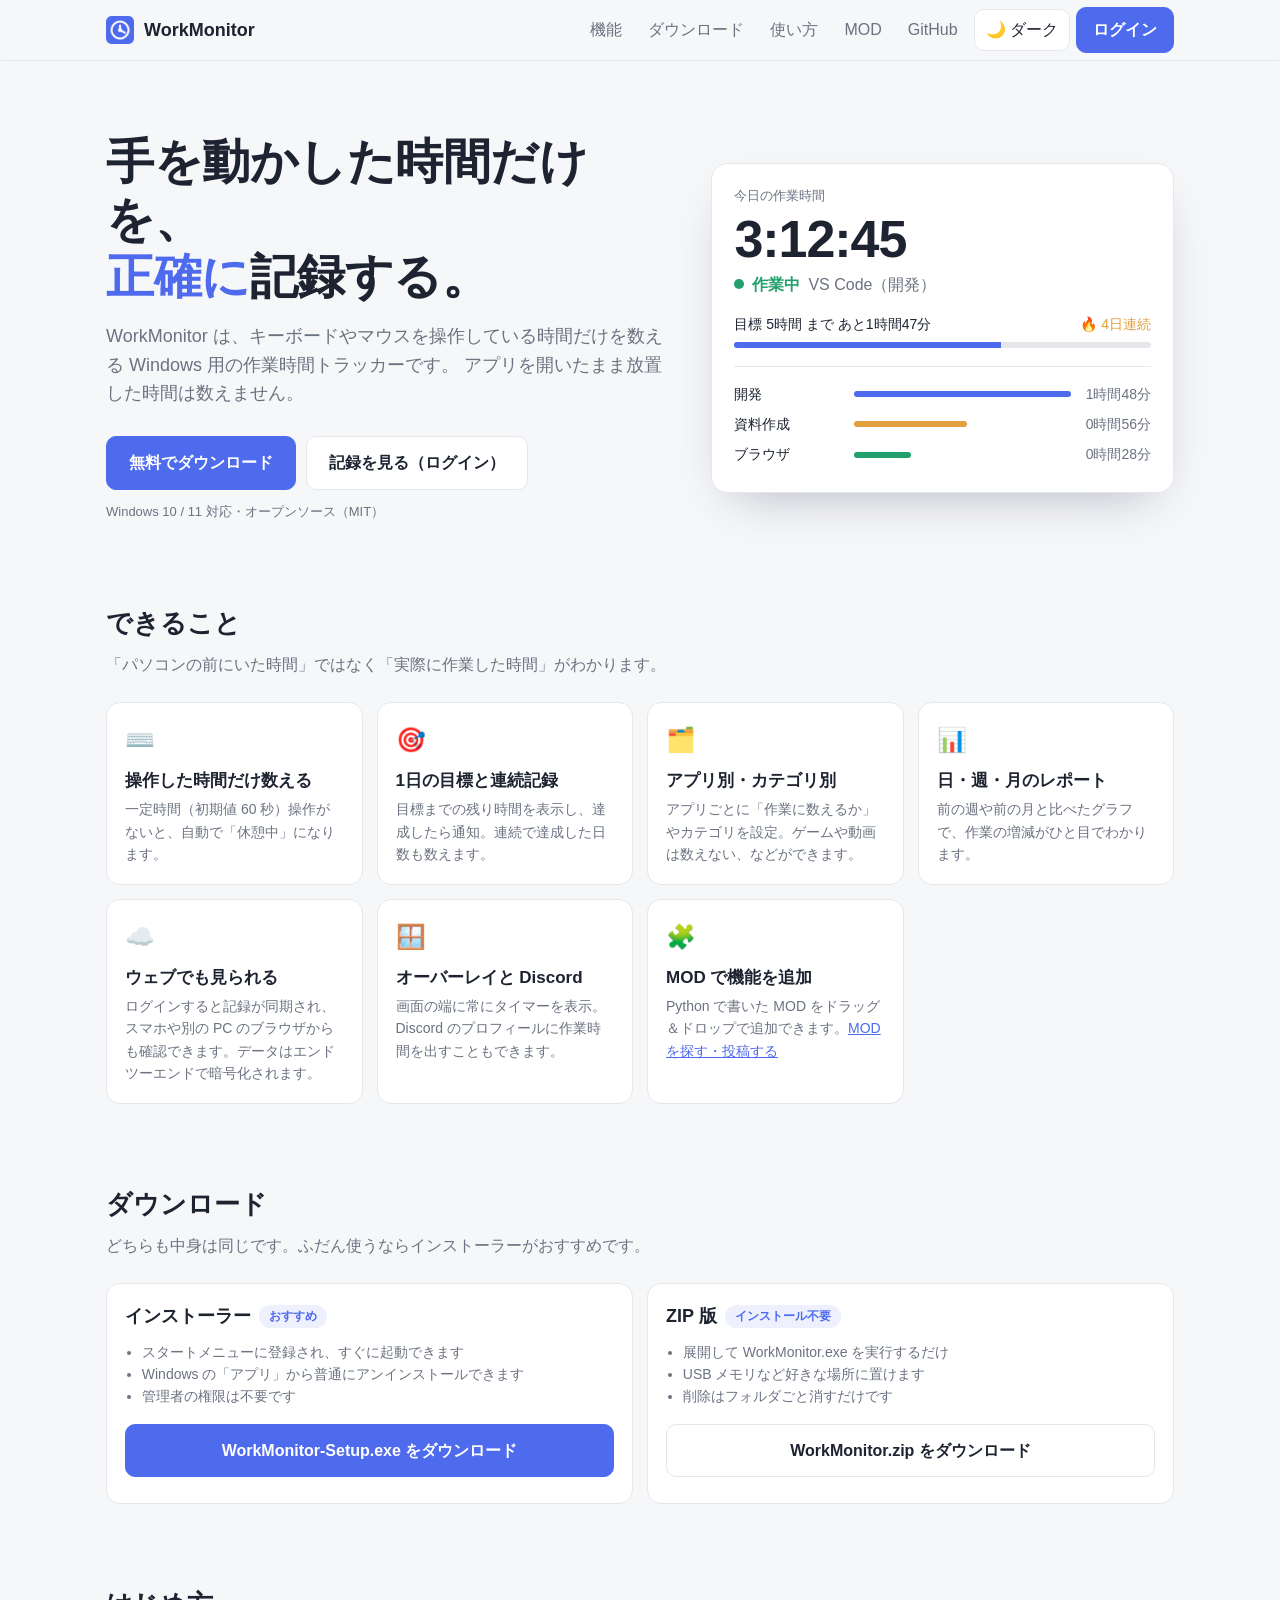
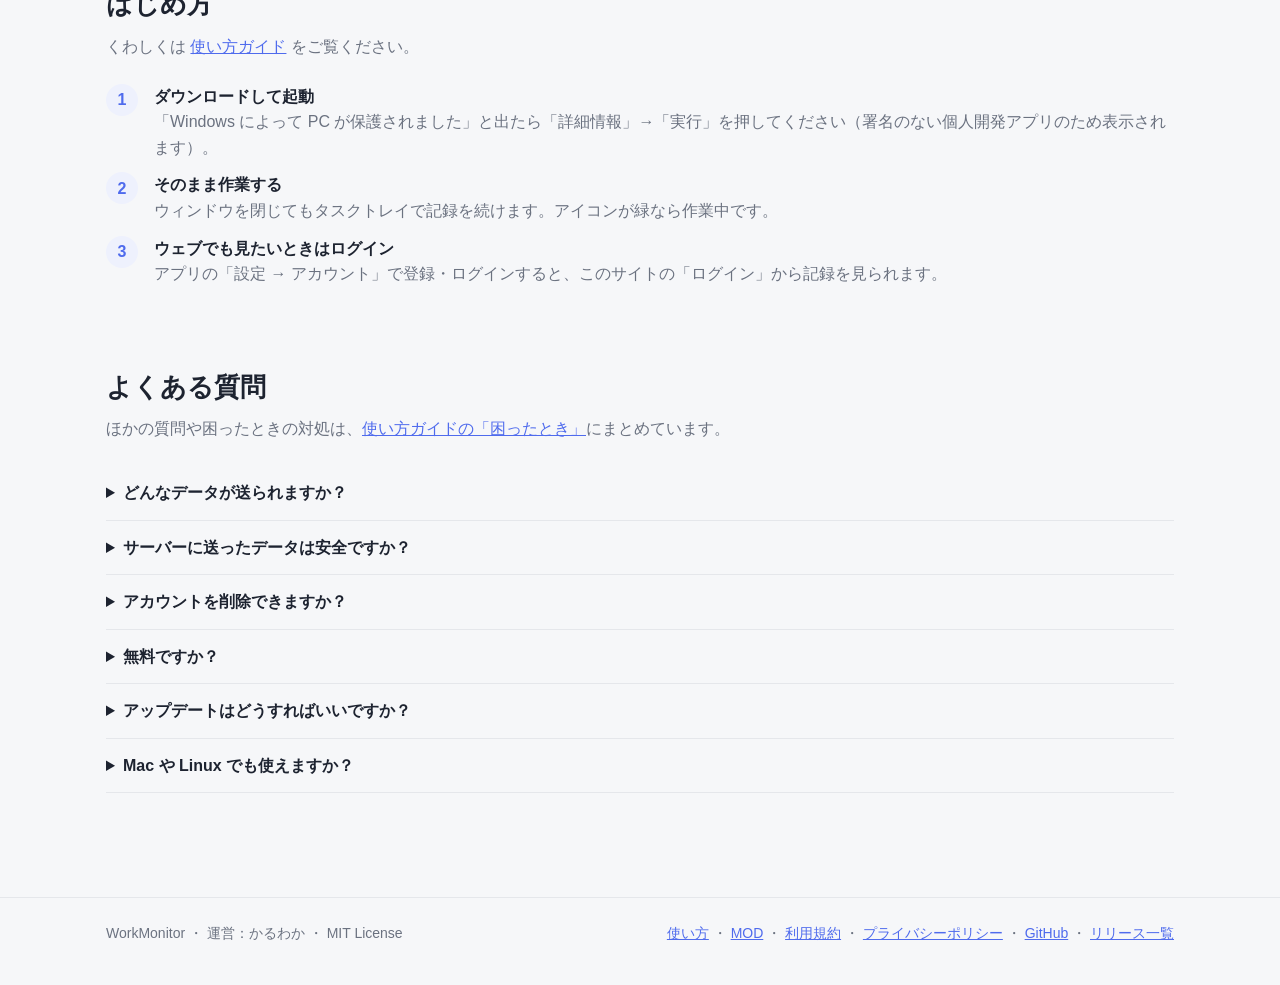
<file: docs/index.html>
<!doctype html>
<html lang="ja">
<head>
<meta charset="utf-8">
<meta name="viewport" content="width=device-width, initial-scale=1">
<title>WorkMonitor - 手を動かした時間だけを記録する作業時間トラッカー</title>
<meta name="description" content="キーボードやマウスを操作している時間だけを記録する、Windows 用の無料の作業時間トラッカー。放置した時間は数えません。">
<link rel="icon" href="icon.png">
<link rel="stylesheet" href="style.css">
<meta http-equiv="Content-Security-Policy" content="default-src 'self'; script-src 'self'; style-src 'self' 'unsafe-inline'; img-src 'self' data:; connect-src 'self' https://api.github.com; object-src 'none'; base-uri 'none'; form-action 'self'">
<meta name="referrer" content="strict-origin-when-cross-origin">
<script src="common.js"></script>
<style>
  .hero { padding: 72px 0 40px; display: grid; grid-template-columns: minmax(0, 1.1fr) minmax(0, .9fr); gap: 40px; align-items: center; }
  @media (max-width: 860px) { .hero { grid-template-columns: minmax(0, 1fr); padding-top: 40px; } }
  @media (max-width: 480px) { .cta .btn { flex: 1 1 100%; } .mock .row { grid-template-columns: 80px 1fr 70px; } }
  .hero h1 { font-size: clamp(30px, 5vw, 48px); line-height: 1.2; margin: 0 0 16px; letter-spacing: -.01em; }
  .hero h1 em { font-style: normal; color: var(--accent); }
  .hero p.lead { font-size: 18px; color: var(--sub); margin: 0 0 28px; }
  .cta { display: flex; flex-wrap: wrap; gap: 10px; }
  .meta { margin-top: 12px; font-size: 13px; color: var(--sub); }

  /* アプリ画面の見本 */
  .mock { background: var(--card); border: 1px solid var(--line); border-radius: 16px; padding: 22px;
    box-shadow: 0 20px 50px -24px rgba(20, 30, 60, .35); }
  .mock .label { color: var(--sub); font-size: 13px; }
  .mock .time { font-family: "Segoe UI", sans-serif; font-weight: 700; font-size: 52px; letter-spacing: -.02em; line-height: 1.1; margin: 4px 0; }
  .mock .state { color: #22a06b; font-weight: 700; display: flex; align-items: center; gap: 8px; }
  .mock .state::before { content: ""; width: 10px; height: 10px; border-radius: 50%; background: #22a06b; }
  .mock .goal { margin: 16px 0 6px; font-size: 14px; display: flex; justify-content: space-between; }
  .mock .track { height: 6px; border-radius: 3px; background: var(--line); overflow: hidden; }
  .mock .track i { display: block; height: 100%; width: 64%; background: var(--accent); }
  .mock .rows { margin-top: 18px; border-top: 1px solid var(--line); padding-top: 12px; }
  .mock .row { display: grid; grid-template-columns: 110px 1fr 70px; gap: 10px; align-items: center; font-size: 14px; padding: 4px 0; }
  .mock .row b { height: 6px; border-radius: 3px; display: block; }
  .mock .row span:last-child { text-align: right; color: var(--sub); font-variant-numeric: tabular-nums; }

  section { padding: 40px 0; }
  section h2 { font-size: 26px; margin: 0 0 8px; }
  section .intro { color: var(--sub); margin: 0 0 24px; }
  .features { display: grid; grid-template-columns: repeat(auto-fit, minmax(min(240px, 100%), 1fr)); gap: 14px; }
  .feature .ico { font-size: 24px; }
  .feature h3 { margin: 8px 0 4px; font-size: 17px; }
  .feature p { margin: 0; color: var(--sub); font-size: 14px; }

  .downloads { display: grid; grid-template-columns: repeat(2, minmax(0, 1fr)); gap: 14px; }
  @media (max-width: 720px) { .downloads { grid-template-columns: minmax(0, 1fr); } }
  .dl .btn { white-space: normal; text-align: center; }
  .dl h3 { margin: 0 0 4px; font-size: 18px; display: flex; align-items: center; gap: 8px; }
  .dl .badge { font-size: 12px; background: var(--soft); color: var(--accent); border-radius: 999px; padding: 2px 10px; font-weight: 600; }
  .dl ul { margin: 10px 0 16px; padding-left: 1.2em; color: var(--sub); font-size: 14px; }
  .dl .btn { width: 100%; }
  .dl .size { font-size: 13px; color: var(--sub); margin-top: 8px; text-align: center; }

  .steps { counter-reset: s; display: grid; gap: 12px; }
  .steps li { list-style: none; counter-increment: s; display: grid; grid-template-columns: 36px 1fr; gap: 12px; align-items: start; }
  .steps li::before { content: counter(s); width: 32px; height: 32px; border-radius: 50%; background: var(--soft);
    color: var(--accent); font-weight: 700; display: grid; place-items: center; }
  .steps { padding: 0; margin: 0; }
  details { border-bottom: 1px solid var(--line); padding: 14px 0; }
  details summary { cursor: pointer; font-weight: 600; }
  details p { color: var(--sub); margin: 8px 0 0; }
</style>
</head>
<body>
<nav class="nav">
  <div class="wrap">
    <a class="logo" href="./"><img src="icon.png" alt="">WorkMonitor</a>
    <div class="spacer"></div>
    <div class="links">
      <a class="text hide-sm" href="#features">機能</a>
      <a class="text hide-sm" href="#download">ダウンロード</a>
      <a class="text hide-sm" href="guide.html">使い方</a>
      <a class="text" href="mods.html">MOD</a>
      <a class="text hide-sm" href="https://github.com/kaikomziu/WorkMonitor">GitHub</a>
      <button class="icon-btn" data-theme-toggle></button>
      <a class="btn primary" href="app.html">ログイン</a>
    </div>
  </div>
</nav>

<main class="wrap">
  <div class="hero">
    <div>
      <h1>手を動かした時間だけを、<br><em>正確に</em>記録する。</h1>
      <p class="lead">WorkMonitor は、キーボードやマウスを操作している時間だけを数える Windows 用の作業時間トラッカーです。
        アプリを開いたまま放置した時間は数えません。</p>
      <div class="cta">
        <a class="btn primary big" href="#download">無料でダウンロード</a>
        <a class="btn big" href="app.html">記録を見る（ログイン）</a>
      </div>
      <div class="meta" id="version-meta">Windows 10 / 11 対応・オープンソース（MIT）</div>
    </div>
    <div class="mock" aria-hidden="true">
      <div class="label">今日の作業時間</div>
      <div class="time">3:12:45</div>
      <div class="state">作業中 <span class="sub" style="font-weight:400">VS Code（開発）</span></div>
      <div class="goal"><span>目標 5時間 まで あと1時間47分</span><span style="color:#e2a03f">🔥 4日連続</span></div>
      <div class="track"><i></i></div>
      <div class="rows">
        <div class="row"><span>開発</span><b style="background:#4f6bed;width:100%"></b><span>1時間48分</span></div>
        <div class="row"><span>資料作成</span><b style="background:#e2a03f;width:52%"></b><span>0時間56分</span></div>
        <div class="row"><span>ブラウザ</span><b style="background:#22a06b;width:26%"></b><span>0時間28分</span></div>
      </div>
    </div>
  </div>

  <section id="features">
    <h2>できること</h2>
    <p class="intro">「パソコンの前にいた時間」ではなく「実際に作業した時間」がわかります。</p>
    <div class="features">
      <div class="card feature"><div class="ico">⌨️</div><h3>操作した時間だけ数える</h3><p>一定時間（初期値 60 秒）操作がないと、自動で「休憩中」になります。</p></div>
      <div class="card feature"><div class="ico">🎯</div><h3>1日の目標と連続記録</h3><p>目標までの残り時間を表示し、達成したら通知。連続で達成した日数も数えます。</p></div>
      <div class="card feature"><div class="ico">🗂️</div><h3>アプリ別・カテゴリ別</h3><p>アプリごとに「作業に数えるか」やカテゴリを設定。ゲームや動画は数えない、などができます。</p></div>
      <div class="card feature"><div class="ico">📊</div><h3>日・週・月のレポート</h3><p>前の週や前の月と比べたグラフで、作業の増減がひと目でわかります。</p></div>
      <div class="card feature"><div class="ico">☁️</div><h3>ウェブでも見られる</h3><p>ログインすると記録が同期され、スマホや別の PC のブラウザからも確認できます。データはエンドツーエンドで暗号化されます。</p></div>
      <div class="card feature"><div class="ico">🪟</div><h3>オーバーレイと Discord</h3><p>画面の端に常にタイマーを表示。Discord のプロフィールに作業時間を出すこともできます。</p></div>
      <div class="card feature"><div class="ico">🧩</div><h3>MOD で機能を追加</h3><p>Python で書いた MOD をドラッグ＆ドロップで追加できます。<a href="mods.html">MOD を探す・投稿する</a></p></div>
    </div>
  </section>

  <section id="download">
    <h2>ダウンロード</h2>
    <p class="intro">どちらも中身は同じです。ふだん使うならインストーラーがおすすめです。</p>
    <div class="downloads">
      <div class="card dl">
        <h3>インストーラー <span class="badge">おすすめ</span></h3>
        <ul>
          <li>スタートメニューに登録され、すぐに起動できます</li>
          <li>Windows の「アプリ」から普通にアンインストールできます</li>
          <li>管理者の権限は不要です</li>
        </ul>
        <a class="btn primary big" id="dl-installer" href="#">WorkMonitor-Setup.exe をダウンロード</a>
        <div class="size" id="size-installer"></div>
      </div>
      <div class="card dl">
        <h3>ZIP 版 <span class="badge">インストール不要</span></h3>
        <ul>
          <li>展開して WorkMonitor.exe を実行するだけ</li>
          <li>USB メモリなど好きな場所に置けます</li>
          <li>削除はフォルダごと消すだけです</li>
        </ul>
        <a class="btn big" id="dl-zip" href="#">WorkMonitor.zip をダウンロード</a>
        <div class="size" id="size-zip"></div>
      </div>
    </div>
  </section>

  <section>
    <h2>はじめ方</h2>
    <p class="intro">くわしくは <a href="guide.html">使い方ガイド</a> をご覧ください。</p>
    <ol class="steps">
      <li><div><b>ダウンロードして起動</b><br><span class="sub">「Windows によって PC が保護されました」と出たら「詳細情報」→「実行」を押してください（署名のない個人開発アプリのため表示されます）。</span></div></li>
      <li><div><b>そのまま作業する</b><br><span class="sub">ウィンドウを閉じてもタスクトレイで記録を続けます。アイコンが緑なら作業中です。</span></div></li>
      <li><div><b>ウェブでも見たいときはログイン</b><br><span class="sub">アプリの「設定 → アカウント」で登録・ログインすると、このサイトの「ログイン」から記録を見られます。</span></div></li>
    </ol>
  </section>

  <section>
    <h2>よくある質問</h2>
    <p class="intro">ほかの質問や困ったときの対処は、<a href="guide.html#trouble">使い方ガイドの「困ったとき」</a>にまとめています。</p>
    <details><summary>どんなデータが送られますか？</summary>
      <p>記録は基本的に PC の中だけに保存されます。ログインして同期をオンにした場合だけ、「日ごと・アプリごとの合計時間」「カテゴリ」「目標」をサーバーに送ります。ウィンドウのタイトル（開いているファイル名やページ名）は送りません。</p></details>
    <details><summary>サーバーに送ったデータは安全ですか？</summary>
      <p>送る前に PC の中で <b>AES-256-GCM</b> で暗号化する「エンドツーエンド暗号化」です。暗号の鍵はパスワードから PBKDF2（60万回）で作り、サーバーには暗号文しか置きません。サーバーの管理者でも中身（アプリ名・時間など）は読めません。このサイトで見るときも、復号はあなたのブラウザの中だけで行います。通信自体も TLS（HTTPS）で暗号化しています。</p>
      <p>そのため、パスワードを忘れて再設定すると、クラウドの記録は読めなくなり作り直しになります（アプリが PC の記録から最大120日分を送り直します）。</p></details>
    <details><summary>アカウントを削除できますか？</summary>
      <p>できます。このサイトの「ログイン」で記録を表示した画面の下、またはアプリの「設定 → アカウント」から、いつでも削除できます。クラウドの記録・暗号鍵もすぐに削除されます（PC の記録は残ります）。詳しくは<a href="privacy.html">プライバシーポリシー</a>をご覧ください。</p></details>
    <details><summary>無料ですか？</summary>
      <p>無料です。ソースコードは GitHub で公開しています（MIT ライセンス）。</p></details>
    <details><summary>アップデートはどうすればいいですか？</summary>
      <p>新しいバージョンが出るとアプリ内でお知らせします。このページから最新版をダウンロードして、インストーラー版は上書きインストール、ZIP 版は exe を入れ替えてください。記録と設定は引き継がれます。</p></details>
    <details><summary>Mac や Linux でも使えますか？</summary>
      <p>今のところ Windows 10 / 11 専用です。記録の閲覧はこのサイトからどの端末でもできます。</p></details>
  </section>
</main>

<footer>
  <div class="wrap">
    <span>WorkMonitor ・ 運営：かるわか ・ MIT License</span>
    <span><a href="guide.html">使い方</a> ・ <a href="mods.html">MOD</a> ・ <a href="terms.html">利用規約</a> ・ <a href="privacy.html">プライバシーポリシー</a> ・ <a href="https://github.com/kaikomziu/WorkMonitor">GitHub</a> ・ <a href="https://github.com/kaikomziu/WorkMonitor/releases">リリース一覧</a></span>
  </div>
</footer>

<script src="index.js"></script>
</body>
</html>
</file>
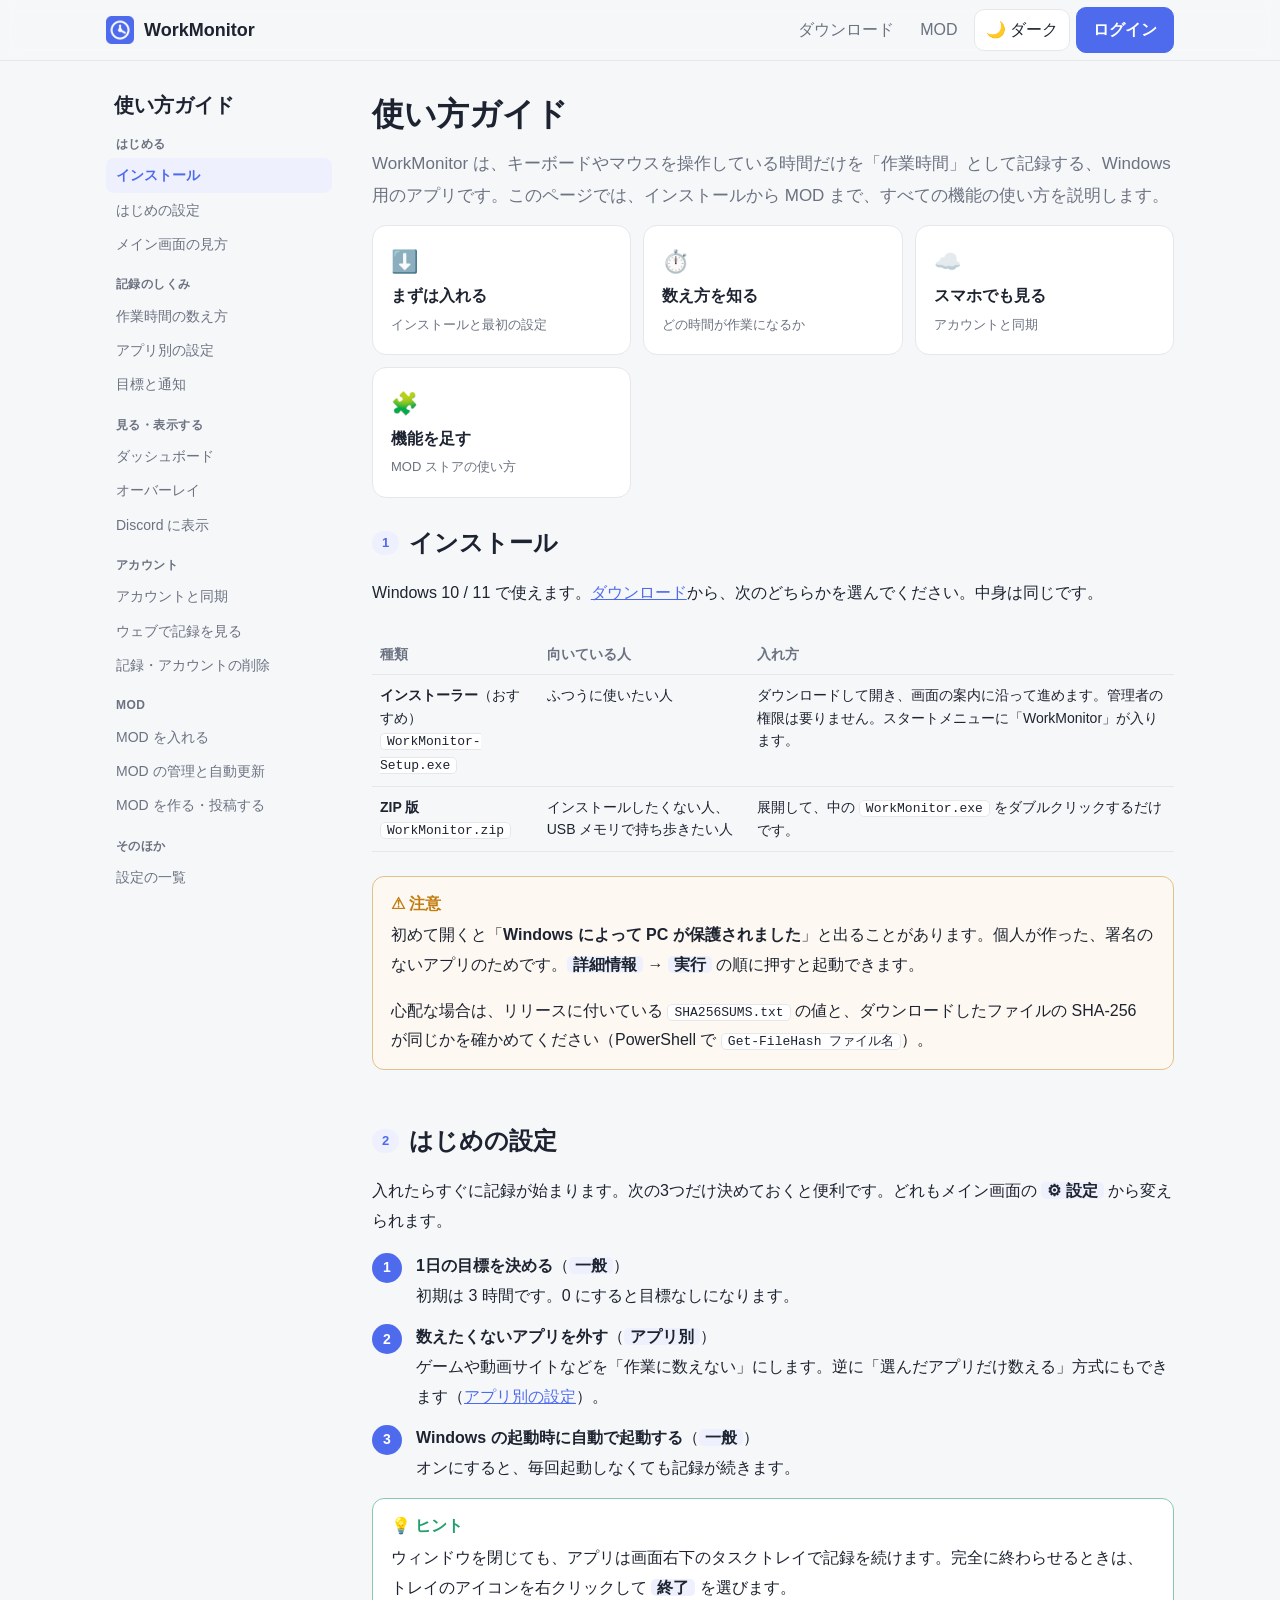
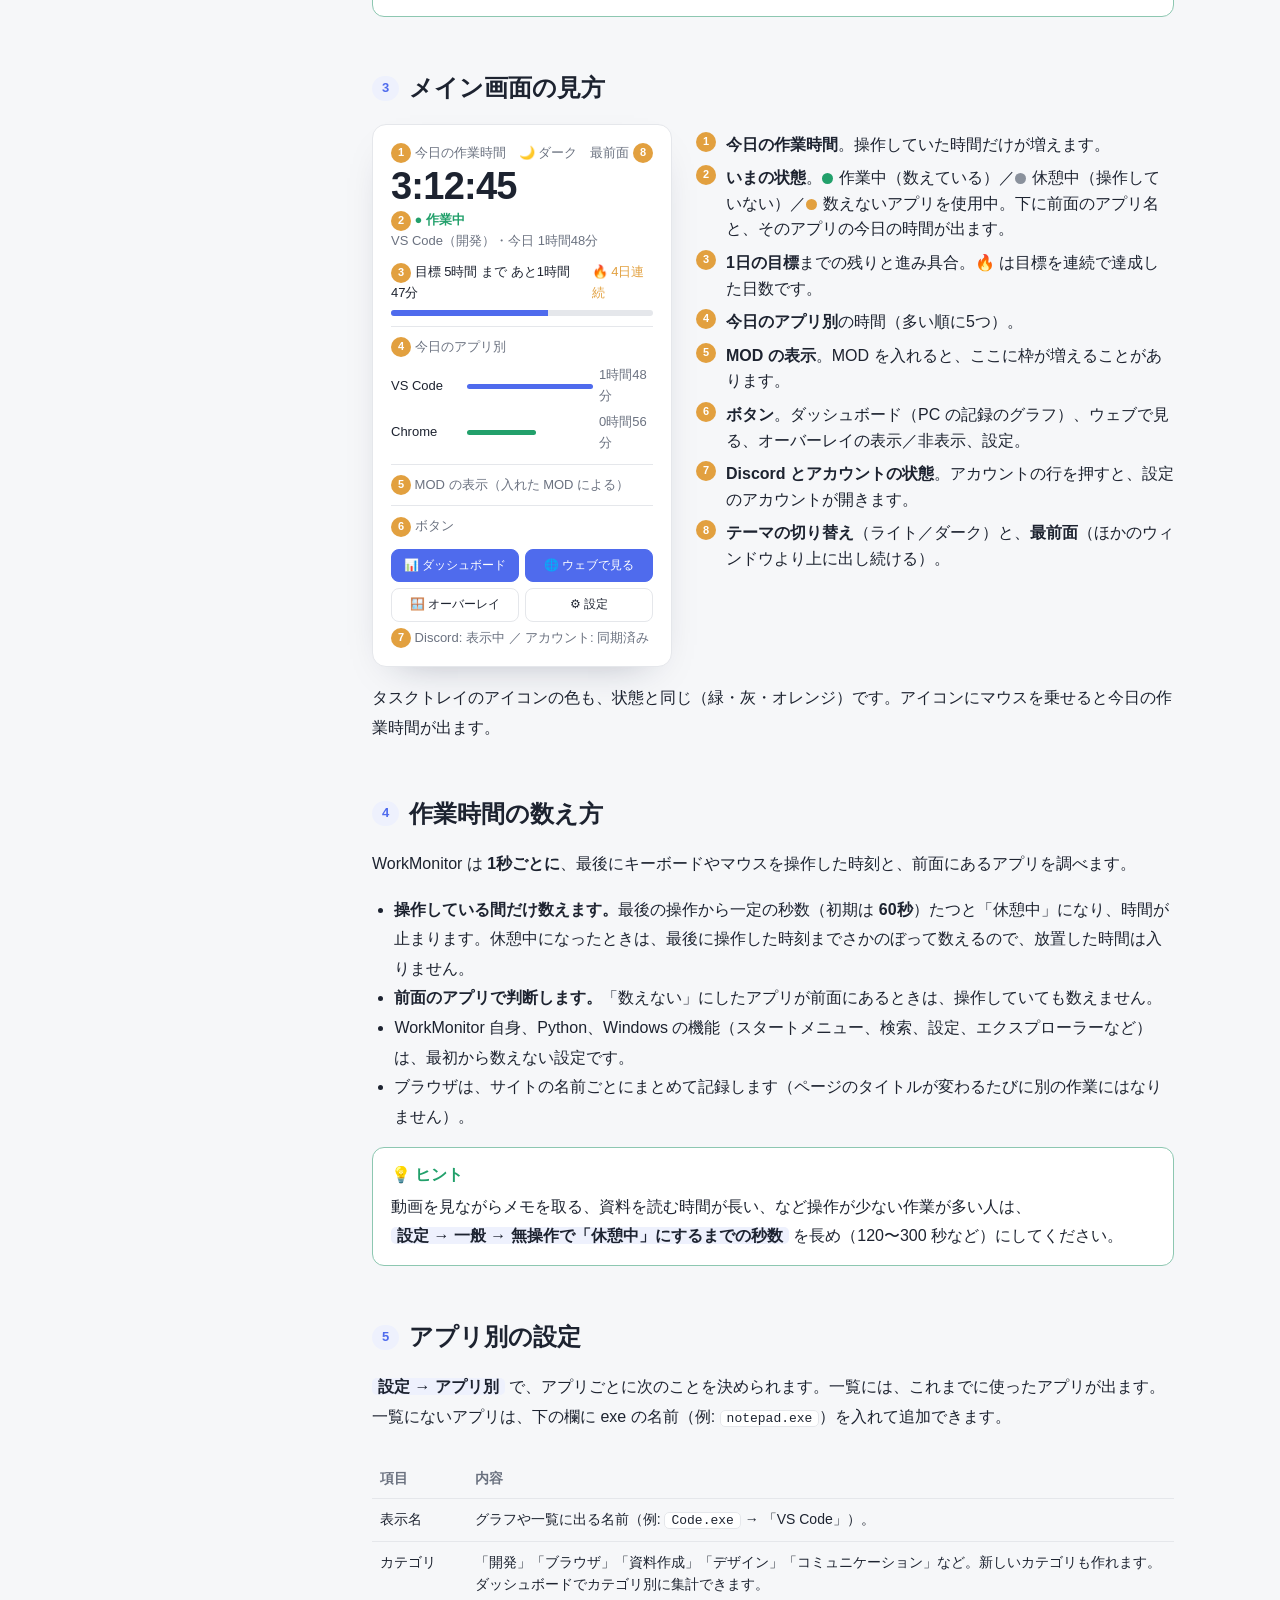
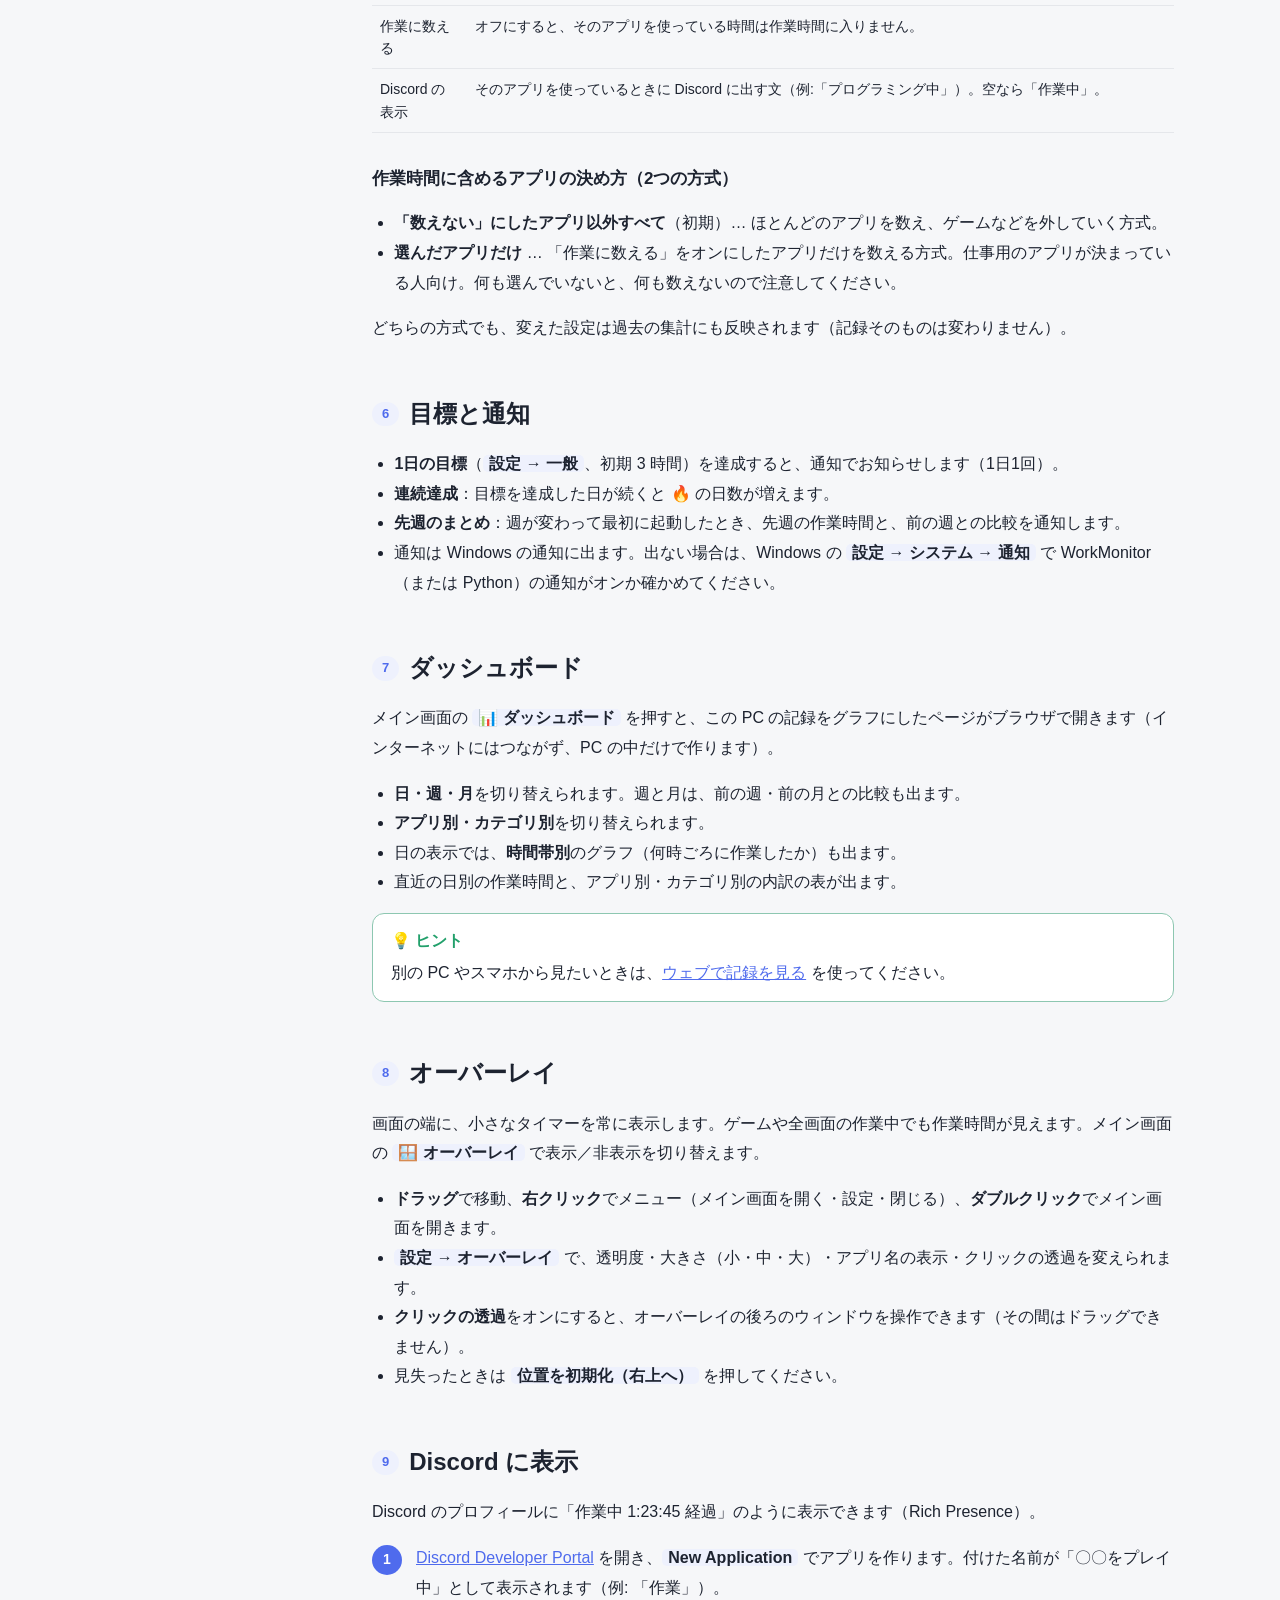
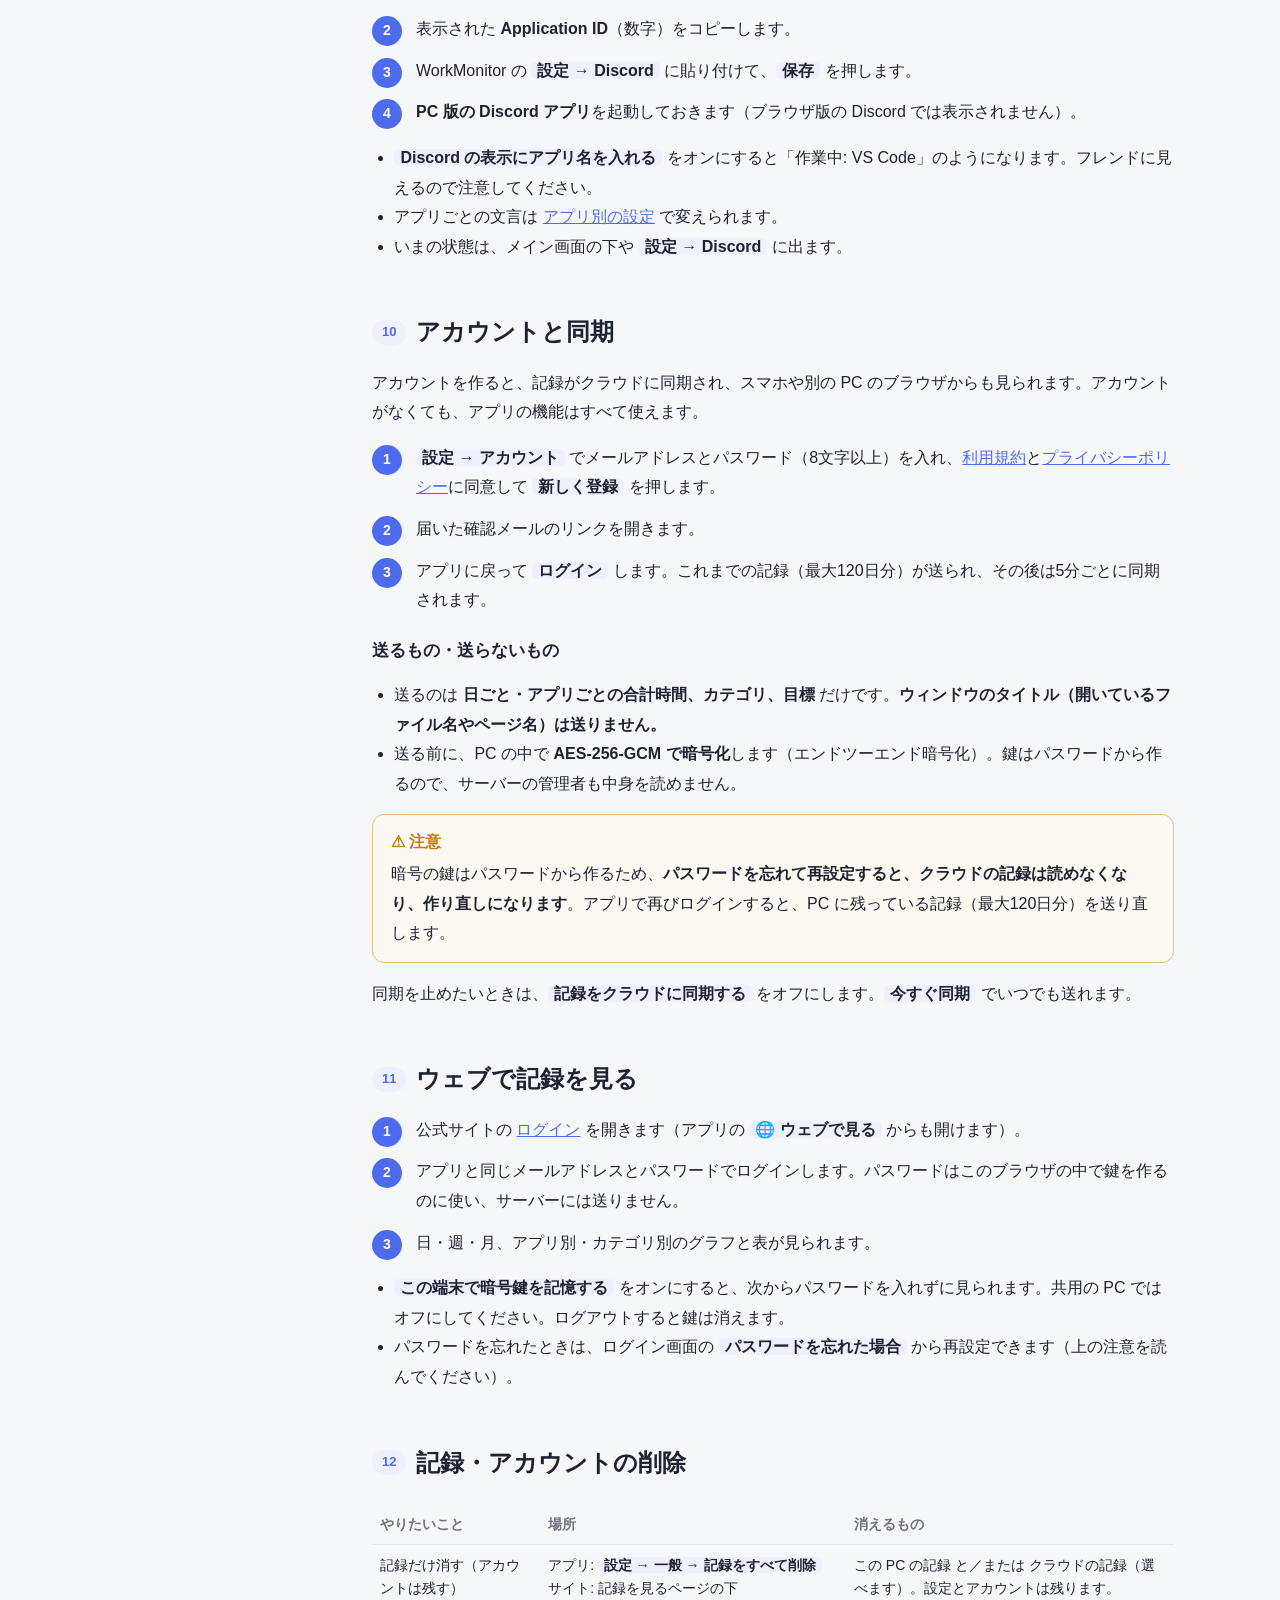
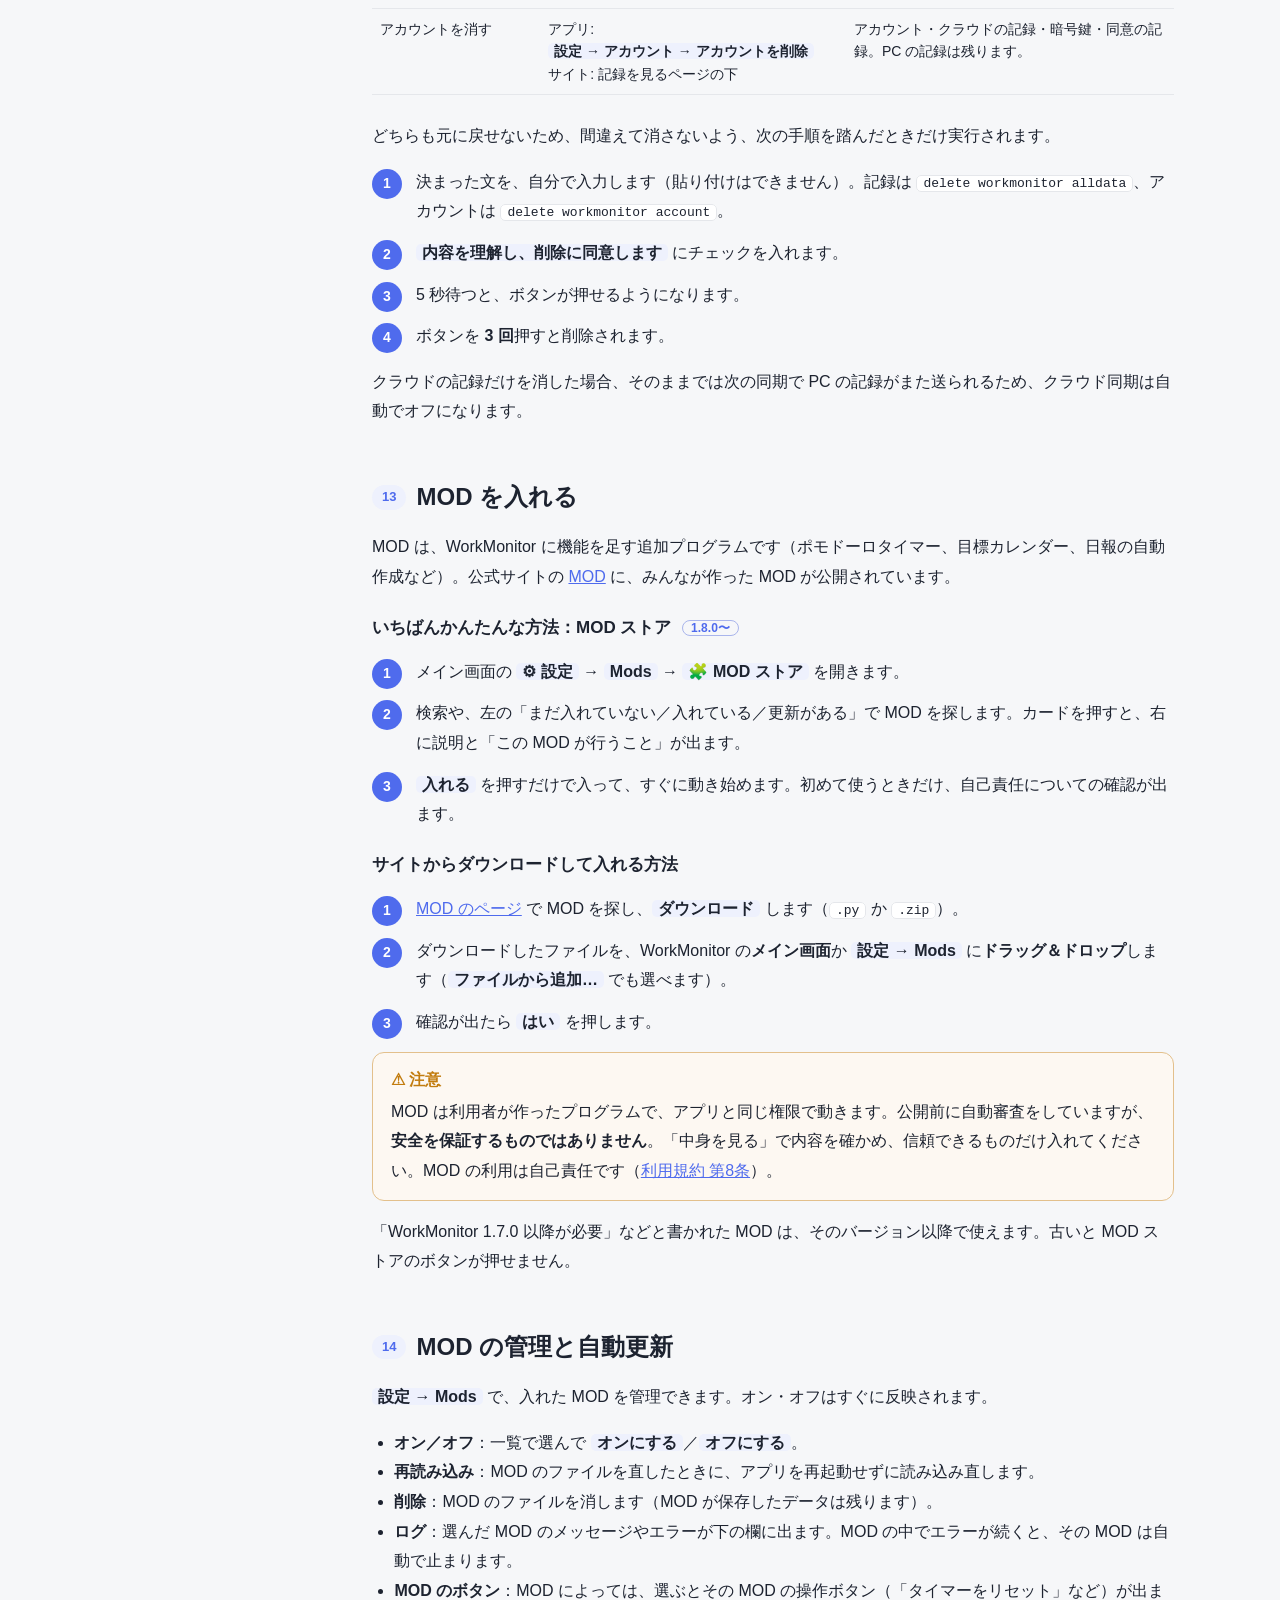
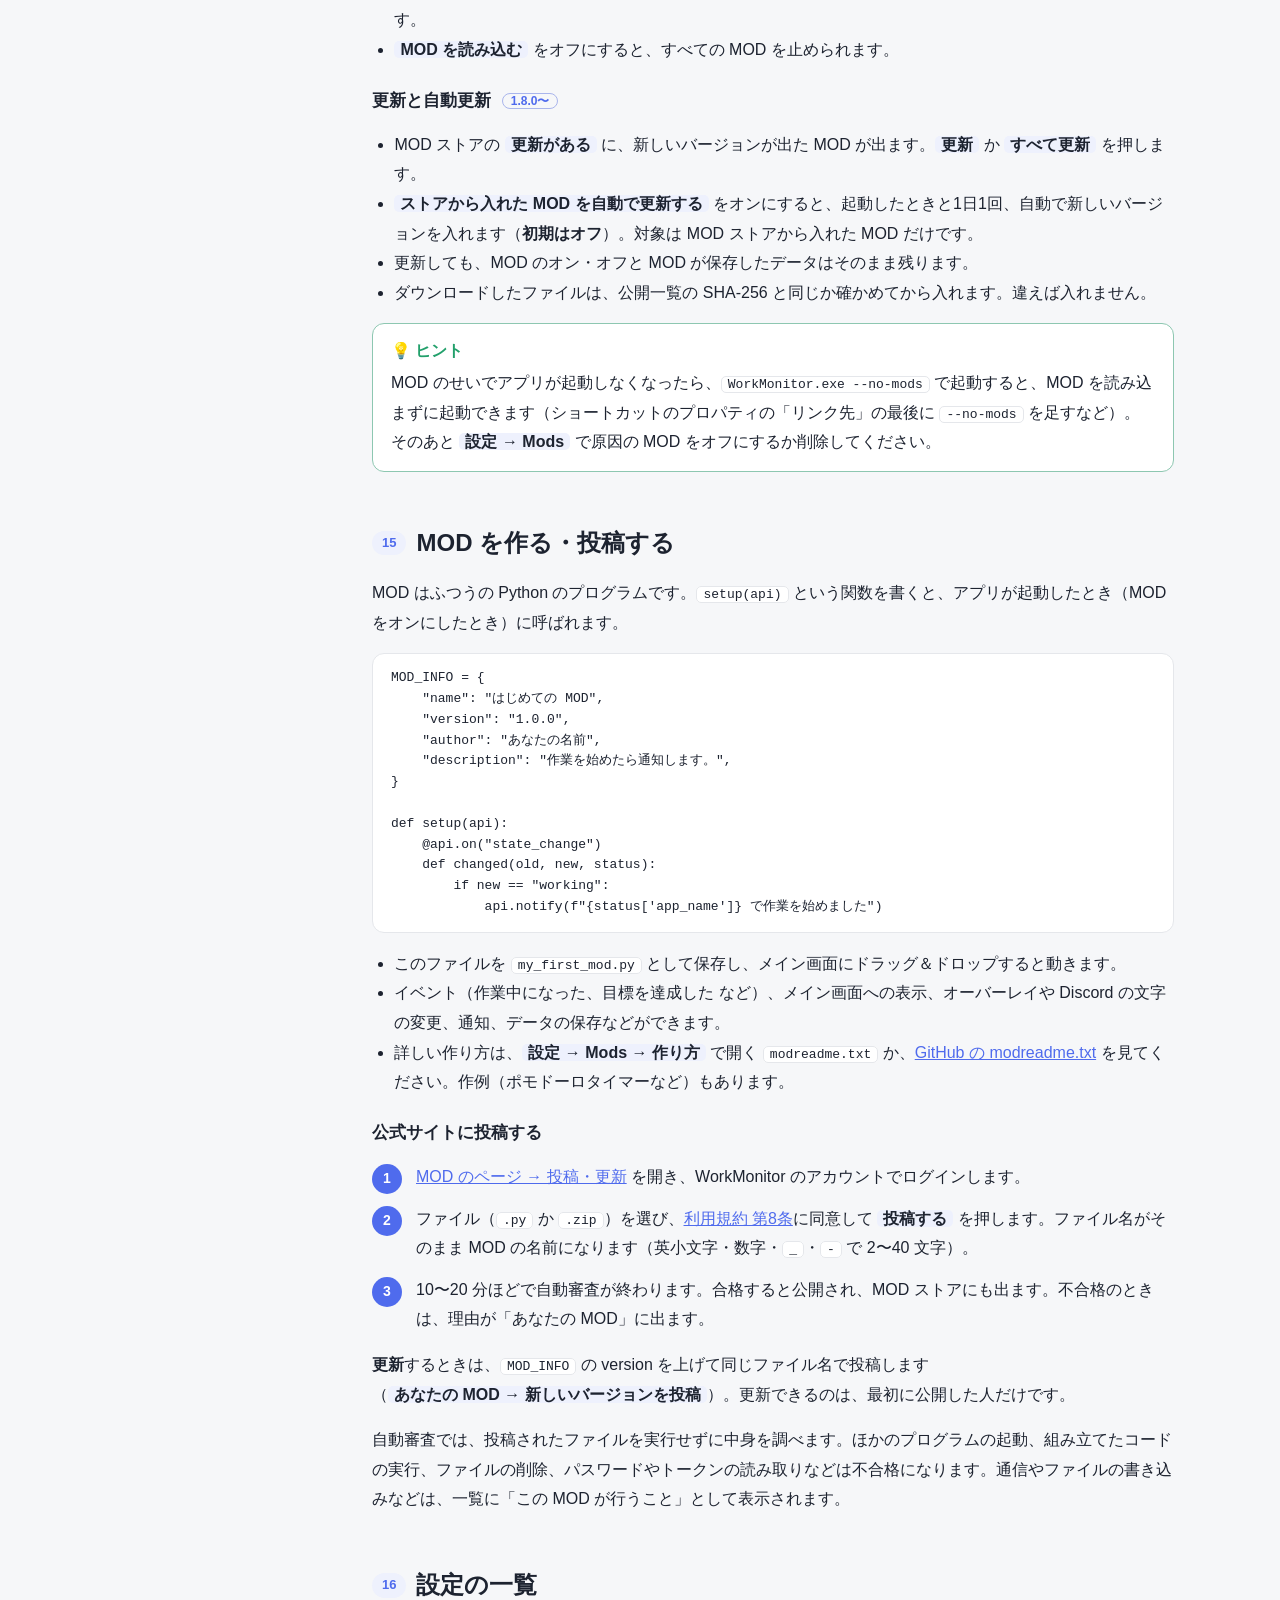
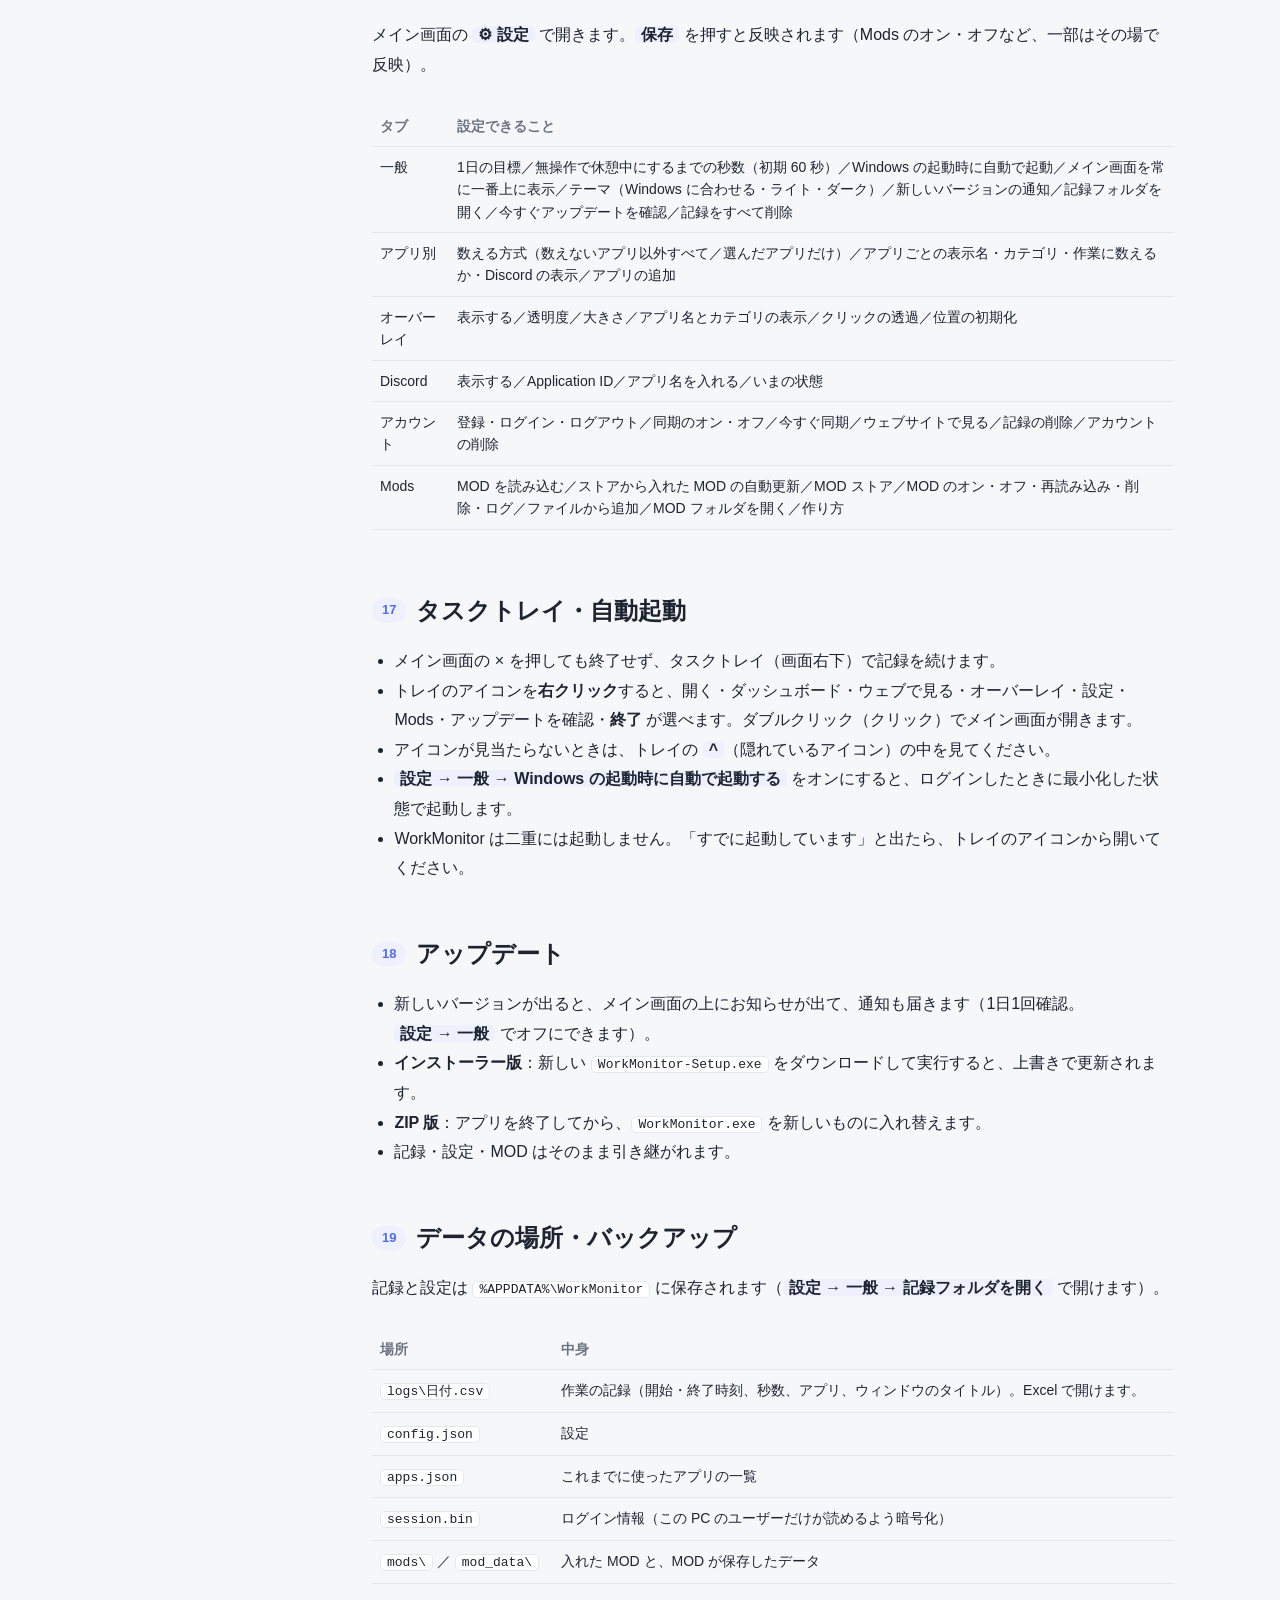
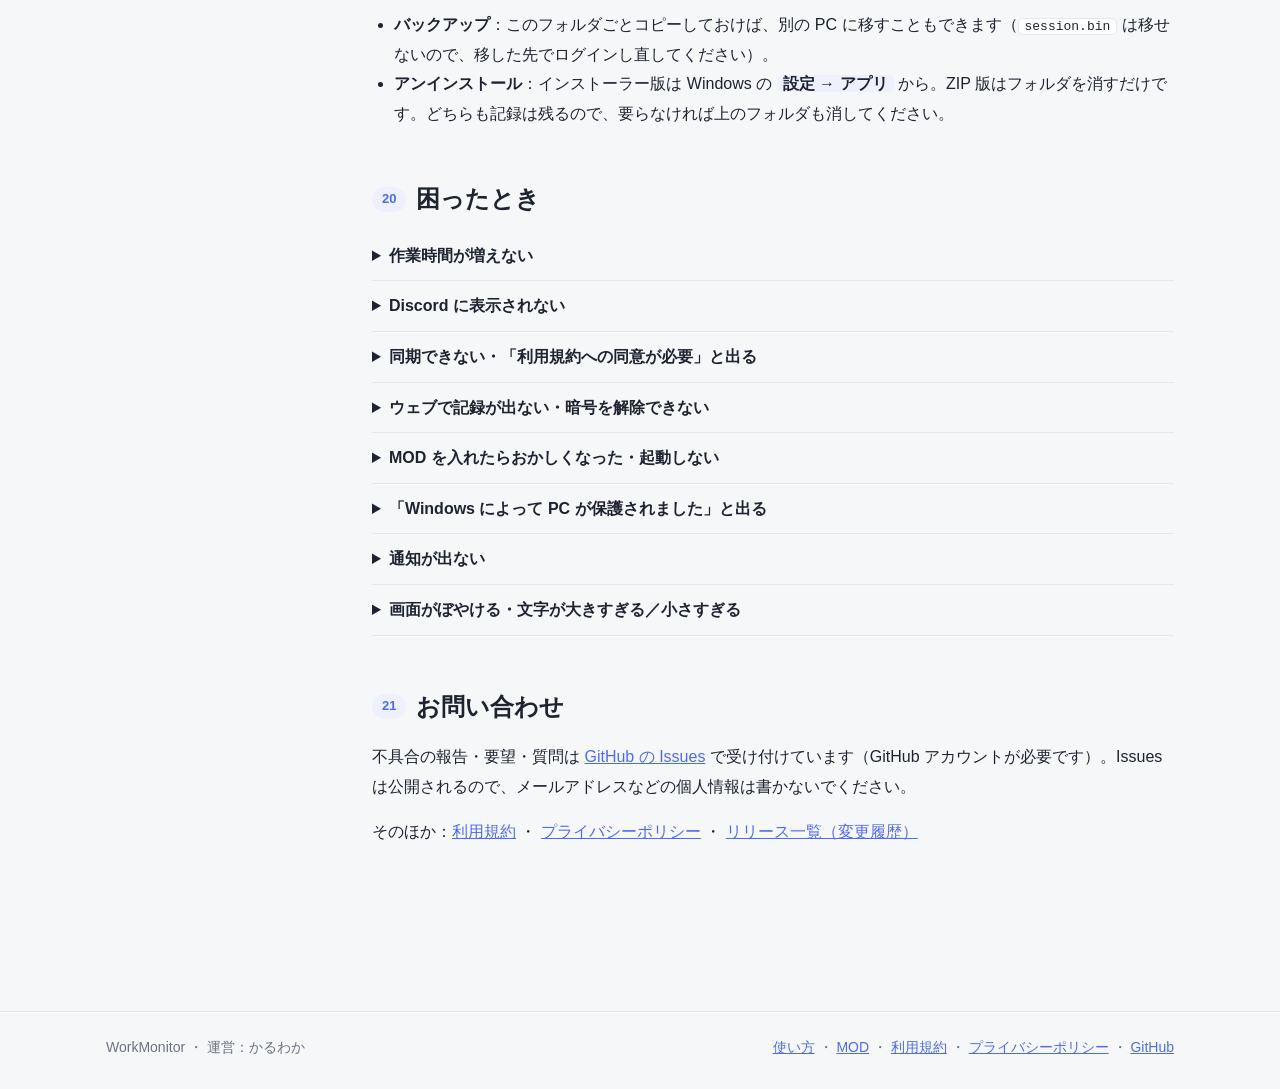
<file: docs/guide.html>
<!doctype html>
<html lang="ja">
<head>
<meta charset="utf-8">
<meta name="viewport" content="width=device-width, initial-scale=1">
<title>使い方ガイド - WorkMonitor</title>
<meta name="description" content="WorkMonitor の使い方。インストール、作業時間の数え方、設定、目標、ダッシュボード、オーバーレイ、Discord、アカウントと同期、MOD、困ったときの対処まで。">
<link rel="icon" href="icon.png">
<link rel="stylesheet" href="style.css">
<meta http-equiv="Content-Security-Policy" content="default-src 'self'; script-src 'self'; style-src 'self' 'unsafe-inline'; img-src 'self' data:; object-src 'none'; base-uri 'none'; form-action 'self'">
<meta name="referrer" content="strict-origin-when-cross-origin">
<script src="common.js"></script>
<style>
  .layout { display: grid; grid-template-columns: 230px minmax(0, 1fr); gap: 36px; padding-top: 28px; padding-bottom: 60px; align-items: start; }
  .toc { position: sticky; top: 76px; max-height: calc(100vh - 96px); overflow-y: auto; padding-right: 4px; }
  .toc h1 { font-size: 20px; margin: 0 0 12px 8px; }
  .toc a { display: block; color: var(--sub); text-decoration: none; padding: 6px 10px; border-radius: 8px; font-size: 14px; }
  .toc a:hover { background: var(--card); color: var(--text); }
  .toc a.on { background: var(--soft); color: var(--accent); font-weight: 600; }
  .toc .group { font-size: 12px; color: var(--sub); margin: 14px 0 4px 10px; font-weight: 600; letter-spacing: .04em; }
  @media (max-width: 900px) {
    .layout { grid-template-columns: minmax(0, 1fr); gap: 8px; padding-top: 16px; }
    .doc h1 { font-size: 26px !important; }
    .toc { position: static; max-height: none; }
  }
  .toc details summary { display: none; }
  @media (max-width: 900px) {
    .toc details summary { display: block; cursor: pointer; padding: 10px 14px; border: 1px solid var(--line); border-radius: 10px; background: var(--card); font-weight: 600; }
    .toc h1 { display: none; }
  }

  .doc { max-width: 820px; }
  .doc .lead { font-size: 17px; color: var(--sub); margin: 0 0 8px; }
  .doc section { scroll-margin-top: 80px; padding-top: 12px; margin-bottom: 40px; }
  .doc h2 { font-size: 24px; margin: 0 0 12px; display: flex; align-items: center; gap: 10px; }
  .doc h2 .no { font-size: 13px; background: var(--soft); color: var(--accent); border-radius: 999px; padding: 2px 10px; font-weight: 700; }
  .doc h3 { font-size: 17px; margin: 22px 0 8px; }
  .doc p, .doc li { line-height: 1.85; }
  .doc ul, .doc ol { padding-left: 1.4em; }
  .doc code, .doc kbd { background: var(--card); border: 1px solid var(--line); border-radius: 5px; padding: 0 6px; font-size: 13px; }
  .doc kbd { font-family: Consolas, monospace; }
  .ui { font-weight: 600; color: var(--text); background: var(--soft); border-radius: 5px; padding: 0 6px; white-space: nowrap; }
  .box { border: 1px solid var(--line); background: var(--card); border-radius: 12px; padding: 14px 18px; margin: 14px 0; }
  .box.tip { border-color: color-mix(in srgb, var(--up) 45%, var(--line)); }
  .box.tip::before { content: "💡 ヒント"; display: block; font-weight: 700; color: var(--up); margin-bottom: 4px; }
  .box.warn { border-color: color-mix(in srgb, #e2a03f 55%, var(--line)); background: color-mix(in srgb, #e2a03f 7%, var(--card)); }
  .box.warn::before { content: "⚠ 注意"; display: block; font-weight: 700; color: #c27c0e; margin-bottom: 4px; }
  .box p:last-child, .box ul:last-child, .box ol:last-child { margin-bottom: 0; }
  .box p:first-of-type { margin-top: 0; }
  .steps { counter-reset: s; list-style: none; padding: 0 !important; }
  .steps > li { counter-increment: s; position: relative; padding-left: 44px; margin: 12px 0; }
  .steps > li::before { content: counter(s); position: absolute; left: 0; top: 2px; width: 30px; height: 30px; border-radius: 50%;
    background: var(--accent); color: var(--accent-text); font-weight: 700; display: grid; place-items: center; font-size: 14px; }
  table { width: 100%; border-collapse: collapse; font-size: 14px; margin: 10px 0; }
  th, td { text-align: left; padding: 9px 8px; border-bottom: 1px solid var(--line); vertical-align: top; }
  th { color: var(--sub); font-weight: 600; white-space: nowrap; }
  .scroll { overflow-x: auto; }
  .dot { display: inline-block; width: 11px; height: 11px; border-radius: 50%; vertical-align: middle; margin-right: 6px; }
  .cards { display: grid; grid-template-columns: repeat(auto-fit, minmax(min(220px, 100%), 1fr)); gap: 12px; margin: 14px 0; }
  .cards a { text-decoration: none; color: inherit; }
  .cards .card:hover { border-color: var(--accent); }
  .cards .ico { font-size: 22px; }
  .cards b { display: block; margin: 4px 0 2px; }
  .cards span { color: var(--sub); font-size: 13px; }
  details.faq { border-bottom: 1px solid var(--line); padding: 12px 0; }
  details.faq summary { cursor: pointer; font-weight: 600; }
  details.faq p, details.faq ul { color: var(--sub); }

  /* アプリ画面の見本（番号つき） */
  .figure { display: grid; grid-template-columns: minmax(0, 300px) minmax(0, 1fr); gap: 24px; align-items: start; margin: 16px 0; }
  @media (max-width: 700px) { .figure { grid-template-columns: minmax(0, 1fr); } }
  .mock { background: var(--card); border: 1px solid var(--line); border-radius: 14px; padding: 18px; font-size: 13px;
    box-shadow: 0 16px 40px -24px rgba(20, 30, 60, .35); }
  .mock .row { display: flex; align-items: center; justify-content: space-between; gap: 8px; }
  .mock .muted { color: var(--sub); }
  .mock .time { font: 700 38px "Segoe UI", sans-serif; letter-spacing: -.02em; margin: 2px 0; }
  .mock .state { color: #22a06b; font-weight: 700; }
  .mock .track { height: 6px; border-radius: 3px; background: var(--line); overflow: hidden; margin-top: 6px; }
  .mock .track i { display: block; height: 100%; width: 60%; background: var(--accent); }
  .mock .bars { margin-top: 8px; display: grid; gap: 5px; }
  .mock .bars div { display: grid; grid-template-columns: 70px 1fr 54px; gap: 6px; align-items: center; }
  .mock .bars b { height: 5px; border-radius: 3px; display: block; }
  .mock .btns { display: grid; grid-template-columns: 1fr 1fr; gap: 6px; margin-top: 12px; }
  .mock .btns span { border: 1px solid var(--line); border-radius: 8px; padding: 6px; text-align: center; font-size: 12px; }
  .mock .btns span.p { background: var(--accent); border-color: var(--accent); color: var(--accent-text); }
  .mock hr { border: 0; border-top: 1px solid var(--line); margin: 10px 0; }
  .n { display: inline-grid; place-items: center; width: 20px; height: 20px; border-radius: 50%; background: #e2a03f; color: #fff;
    font-size: 11px; font-weight: 700; flex: none; vertical-align: middle; }
  .legend { list-style: none; padding: 0 !important; margin: 0; }
  .legend li { display: flex; gap: 10px; margin: 8px 0; line-height: 1.6; }
  .ver { font-size: 12px; color: var(--accent); border: 1px solid color-mix(in srgb, var(--accent) 40%, var(--line)); border-radius: 999px; padding: 0 8px; margin-left: 6px; font-weight: 600; vertical-align: middle; }
</style>
</head>
<body>
<nav class="nav">
  <div class="wrap">
    <a class="logo" href="./"><img src="icon.png" alt="">WorkMonitor</a>
    <div class="spacer"></div>
    <div class="links">
      <a class="text hide-sm" href="./#download">ダウンロード</a>
      <a class="text" href="mods.html">MOD</a>
      <button class="icon-btn" data-theme-toggle></button>
      <a class="btn primary" href="app.html">ログイン</a>
    </div>
  </div>
</nav>

<main class="wrap layout">
  <aside class="toc">
    <h1>使い方ガイド</h1>
    <details id="toc-details">
      <summary>📖 目次を開く</summary>
      <nav id="toc" aria-label="目次">
        <div class="group">はじめる</div>
        <a href="#install">インストール</a>
        <a href="#first">はじめの設定</a>
        <a href="#main">メイン画面の見方</a>
        <div class="group">記録のしくみ</div>
        <a href="#counting">作業時間の数え方</a>
        <a href="#apps">アプリ別の設定</a>
        <a href="#goal">目標と通知</a>
        <div class="group">見る・表示する</div>
        <a href="#dashboard">ダッシュボード</a>
        <a href="#overlay">オーバーレイ</a>
        <a href="#discord">Discord に表示</a>
        <div class="group">アカウント</div>
        <a href="#account">アカウントと同期</a>
        <a href="#web">ウェブで記録を見る</a>
        <a href="#delete">記録・アカウントの削除</a>
        <div class="group">MOD</div>
        <a href="#mods">MOD を入れる</a>
        <a href="#mods-manage">MOD の管理と自動更新</a>
        <a href="#mods-make">MOD を作る・投稿する</a>
        <div class="group">そのほか</div>
        <a href="#settings">設定の一覧</a>
        <a href="#tray">タスクトレイ・自動起動</a>
        <a href="#update">アップデート</a>
        <a href="#data">データの場所・バックアップ</a>
        <a href="#trouble">困ったとき</a>
        <a href="#contact">お問い合わせ</a>
      </nav>
    </details>
  </aside>

  <article class="doc">
    <h1 style="font-size:32px;margin:0 0 8px">使い方ガイド</h1>
    <p class="lead">WorkMonitor は、キーボードやマウスを操作している時間だけを「作業時間」として記録する、Windows 用のアプリです。このページでは、インストールから MOD まで、すべての機能の使い方を説明します。</p>

    <div class="cards">
      <a href="#install"><div class="card"><div class="ico">⬇️</div><b>まずは入れる</b><span>インストールと最初の設定</span></div></a>
      <a href="#counting"><div class="card"><div class="ico">⏱️</div><b>数え方を知る</b><span>どの時間が作業になるか</span></div></a>
      <a href="#account"><div class="card"><div class="ico">☁️</div><b>スマホでも見る</b><span>アカウントと同期</span></div></a>
      <a href="#mods"><div class="card"><div class="ico">🧩</div><b>機能を足す</b><span>MOD ストアの使い方</span></div></a>
    </div>

    <!-- ===================== はじめる ===================== -->
    <section id="install">
      <h2><span class="no">1</span>インストール</h2>
      <p>Windows 10 / 11 で使えます。<a href="./#download">ダウンロード</a>から、次のどちらかを選んでください。中身は同じです。</p>
      <div class="scroll"><table>
        <tr><th>種類</th><th>向いている人</th><th>入れ方</th></tr>
        <tr><td><b>インストーラー</b>（おすすめ）<br><code>WorkMonitor-Setup.exe</code></td><td>ふつうに使いたい人</td><td>ダウンロードして開き、画面の案内に沿って進めます。管理者の権限は要りません。スタートメニューに「WorkMonitor」が入ります。</td></tr>
        <tr><td><b>ZIP 版</b><br><code>WorkMonitor.zip</code></td><td>インストールしたくない人、USB メモリで持ち歩きたい人</td><td>展開して、中の <code>WorkMonitor.exe</code> をダブルクリックするだけです。</td></tr>
      </table></div>
      <div class="box warn">
        <p>初めて開くと「<b>Windows によって PC が保護されました</b>」と出ることがあります。個人が作った、署名のないアプリのためです。<span class="ui">詳細情報</span> → <span class="ui">実行</span> の順に押すと起動できます。</p>
        <p>心配な場合は、リリースに付いている <code>SHA256SUMS.txt</code> の値と、ダウンロードしたファイルの SHA-256 が同じかを確かめてください（PowerShell で <code>Get-FileHash ファイル名</code>）。</p>
      </div>
    </section>

    <section id="first">
      <h2><span class="no">2</span>はじめの設定</h2>
      <p>入れたらすぐに記録が始まります。次の3つだけ決めておくと便利です。どれもメイン画面の <span class="ui">⚙ 設定</span> から変えられます。</p>
      <ol class="steps">
        <li><b>1日の目標を決める</b>（<span class="ui">一般</span>）<br>初期は 3 時間です。0 にすると目標なしになります。</li>
        <li><b>数えたくないアプリを外す</b>（<span class="ui">アプリ別</span>）<br>ゲームや動画サイトなどを「作業に数えない」にします。逆に「選んだアプリだけ数える」方式にもできます（<a href="#apps">アプリ別の設定</a>）。</li>
        <li><b>Windows の起動時に自動で起動する</b>（<span class="ui">一般</span>）<br>オンにすると、毎回起動しなくても記録が続きます。</li>
      </ol>
      <div class="box tip"><p>ウィンドウを閉じても、アプリは画面右下のタスクトレイで記録を続けます。完全に終わらせるときは、トレイのアイコンを右クリックして <span class="ui">終了</span> を選びます。</p></div>
    </section>

    <section id="main">
      <h2><span class="no">3</span>メイン画面の見方</h2>
      <div class="figure">
        <div class="mock" aria-hidden="true">
          <div class="row"><span class="muted"><span class="n">1</span> 今日の作業時間</span><span class="muted">🌙 ダーク　最前面 <span class="n">8</span></span></div>
          <div class="time">3:12:45</div>
          <div class="state"><span class="n">2</span> ● 作業中</div>
          <div class="muted">VS Code（開発）・今日 1時間48分</div>
          <div class="row" style="margin-top:10px"><span><span class="n">3</span> 目標 5時間 まで あと1時間47分</span><span style="color:#e2a03f">🔥 4日連続</span></div>
          <div class="track"><i></i></div>
          <hr>
          <div class="muted"><span class="n">4</span> 今日のアプリ別</div>
          <div class="bars">
            <div><span>VS Code</span><b style="background:#4f6bed"></b><span class="muted">1時間48分</span></div>
            <div><span>Chrome</span><b style="background:#22a06b;width:55%"></b><span class="muted">0時間56分</span></div>
          </div>
          <hr>
          <div class="muted"><span class="n">5</span> MOD の表示（入れた MOD による）</div>
          <hr>
          <div class="muted"><span class="n">6</span> ボタン</div>
          <div class="btns"><span class="p">📊 ダッシュボード</span><span class="p">🌐 ウェブで見る</span><span>🪟 オーバーレイ</span><span>⚙ 設定</span></div>
          <div class="muted" style="margin-top:6px"><span class="n">7</span> Discord: 表示中 ／ アカウント: 同期済み</div>
        </div>
        <ul class="legend">
          <li><span class="n">1</span><span><b>今日の作業時間</b>。操作していた時間だけが増えます。</span></li>
          <li><span class="n">2</span><span><b>いまの状態</b>。<span class="dot" style="background:#22a06b"></span>作業中（数えている）／<span class="dot" style="background:#8a919c"></span>休憩中（操作していない）／<span class="dot" style="background:#e2a03f"></span>数えないアプリを使用中。下に前面のアプリ名と、そのアプリの今日の時間が出ます。</span></li>
          <li><span class="n">3</span><span><b>1日の目標</b>までの残りと進み具合。🔥 は目標を連続で達成した日数です。</span></li>
          <li><span class="n">4</span><span><b>今日のアプリ別</b>の時間（多い順に5つ）。</span></li>
          <li><span class="n">5</span><span><b>MOD の表示</b>。MOD を入れると、ここに枠が増えることがあります。</span></li>
          <li><span class="n">6</span><span><b>ボタン</b>。ダッシュボード（PC の記録のグラフ）、ウェブで見る、オーバーレイの表示／非表示、設定。</span></li>
          <li><span class="n">7</span><span><b>Discord とアカウントの状態</b>。アカウントの行を押すと、設定のアカウントが開きます。</span></li>
          <li><span class="n">8</span><span><b>テーマの切り替え</b>（ライト／ダーク）と、<b>最前面</b>（ほかのウィンドウより上に出し続ける）。</span></li>
        </ul>
      </div>
      <p>タスクトレイのアイコンの色も、状態と同じ（緑・灰・オレンジ）です。アイコンにマウスを乗せると今日の作業時間が出ます。</p>
    </section>

    <!-- ===================== 記録のしくみ ===================== -->
    <section id="counting">
      <h2><span class="no">4</span>作業時間の数え方</h2>
      <p>WorkMonitor は <b>1秒ごとに</b>、最後にキーボードやマウスを操作した時刻と、前面にあるアプリを調べます。</p>
      <ul>
        <li><b>操作している間だけ数えます。</b>最後の操作から一定の秒数（初期は <b>60秒</b>）たつと「休憩中」になり、時間が止まります。休憩中になったときは、最後に操作した時刻までさかのぼって数えるので、放置した時間は入りません。</li>
        <li><b>前面のアプリで判断します。</b>「数えない」にしたアプリが前面にあるときは、操作していても数えません。</li>
        <li>WorkMonitor 自身、Python、Windows の機能（スタートメニュー、検索、設定、エクスプローラーなど）は、最初から数えない設定です。</li>
        <li>ブラウザは、サイトの名前ごとにまとめて記録します（ページのタイトルが変わるたびに別の作業にはなりません）。</li>
      </ul>
      <div class="box tip"><p>動画を見ながらメモを取る、資料を読む時間が長い、など操作が少ない作業が多い人は、<span class="ui">設定 → 一般 → 無操作で「休憩中」にするまでの秒数</span> を長め（120〜300 秒など）にしてください。</p></div>
    </section>

    <section id="apps">
      <h2><span class="no">5</span>アプリ別の設定</h2>
      <p><span class="ui">設定 → アプリ別</span> で、アプリごとに次のことを決められます。一覧には、これまでに使ったアプリが出ます。一覧にないアプリは、下の欄に exe の名前（例: <code>notepad.exe</code>）を入れて追加できます。</p>
      <div class="scroll"><table>
        <tr><th>項目</th><th>内容</th></tr>
        <tr><td>表示名</td><td>グラフや一覧に出る名前（例: <code>Code.exe</code> → 「VS Code」）。</td></tr>
        <tr><td>カテゴリ</td><td>「開発」「ブラウザ」「資料作成」「デザイン」「コミュニケーション」など。新しいカテゴリも作れます。ダッシュボードでカテゴリ別に集計できます。</td></tr>
        <tr><td>作業に数える</td><td>オフにすると、そのアプリを使っている時間は作業時間に入りません。</td></tr>
        <tr><td>Discord の表示</td><td>そのアプリを使っているときに Discord に出す文（例:「プログラミング中」）。空なら「作業中」。</td></tr>
      </table></div>
      <h3>作業時間に含めるアプリの決め方（2つの方式）</h3>
      <ul>
        <li><b>「数えない」にしたアプリ以外すべて</b>（初期）… ほとんどのアプリを数え、ゲームなどを外していく方式。</li>
        <li><b>選んだアプリだけ</b> … 「作業に数える」をオンにしたアプリだけを数える方式。仕事用のアプリが決まっている人向け。何も選んでいないと、何も数えないので注意してください。</li>
      </ul>
      <p>どちらの方式でも、変えた設定は過去の集計にも反映されます（記録そのものは変わりません）。</p>
    </section>

    <section id="goal">
      <h2><span class="no">6</span>目標と通知</h2>
      <ul>
        <li><b>1日の目標</b>（<span class="ui">設定 → 一般</span>、初期 3 時間）を達成すると、通知でお知らせします（1日1回）。</li>
        <li><b>連続達成</b>：目標を達成した日が続くと 🔥 の日数が増えます。</li>
        <li><b>先週のまとめ</b>：週が変わって最初に起動したとき、先週の作業時間と、前の週との比較を通知します。</li>
        <li>通知は Windows の通知に出ます。出ない場合は、Windows の <span class="ui">設定 → システム → 通知</span> で WorkMonitor（または Python）の通知がオンか確かめてください。</li>
      </ul>
    </section>

    <!-- ===================== 見る・表示する ===================== -->
    <section id="dashboard">
      <h2><span class="no">7</span>ダッシュボード</h2>
      <p>メイン画面の <span class="ui">📊 ダッシュボード</span> を押すと、この PC の記録をグラフにしたページがブラウザで開きます（インターネットにはつながず、PC の中だけで作ります）。</p>
      <ul>
        <li><b>日・週・月</b>を切り替えられます。週と月は、前の週・前の月との比較も出ます。</li>
        <li><b>アプリ別・カテゴリ別</b>を切り替えられます。</li>
        <li>日の表示では、<b>時間帯別</b>のグラフ（何時ごろに作業したか）も出ます。</li>
        <li>直近の日別の作業時間と、アプリ別・カテゴリ別の内訳の表が出ます。</li>
      </ul>
      <div class="box tip"><p>別の PC やスマホから見たいときは、<a href="#web">ウェブで記録を見る</a> を使ってください。</p></div>
    </section>

    <section id="overlay">
      <h2><span class="no">8</span>オーバーレイ</h2>
      <p>画面の端に、小さなタイマーを常に表示します。ゲームや全画面の作業中でも作業時間が見えます。メイン画面の <span class="ui">🪟 オーバーレイ</span> で表示／非表示を切り替えます。</p>
      <ul>
        <li><b>ドラッグ</b>で移動、<b>右クリック</b>でメニュー（メイン画面を開く・設定・閉じる）、<b>ダブルクリック</b>でメイン画面を開きます。</li>
        <li><span class="ui">設定 → オーバーレイ</span> で、透明度・大きさ（小・中・大）・アプリ名の表示・クリックの透過を変えられます。</li>
        <li><b>クリックの透過</b>をオンにすると、オーバーレイの後ろのウィンドウを操作できます（その間はドラッグできません）。</li>
        <li>見失ったときは <span class="ui">位置を初期化（右上へ）</span> を押してください。</li>
      </ul>
    </section>

    <section id="discord">
      <h2><span class="no">9</span>Discord に表示</h2>
      <p>Discord のプロフィールに「作業中 1:23:45 経過」のように表示できます（Rich Presence）。</p>
      <ol class="steps">
        <li><a href="https://discord.com/developers/applications" target="_blank" rel="noopener">Discord Developer Portal</a> を開き、<span class="ui">New Application</span> でアプリを作ります。付けた名前が「〇〇をプレイ中」として表示されます（例: 「作業」）。</li>
        <li>表示された <b>Application ID</b>（数字）をコピーします。</li>
        <li>WorkMonitor の <span class="ui">設定 → Discord</span> に貼り付けて、<span class="ui">保存</span> を押します。</li>
        <li><b>PC 版の Discord アプリ</b>を起動しておきます（ブラウザ版の Discord では表示されません）。</li>
      </ol>
      <ul>
        <li><span class="ui">Discord の表示にアプリ名を入れる</span> をオンにすると「作業中: VS Code」のようになります。フレンドに見えるので注意してください。</li>
        <li>アプリごとの文言は <a href="#apps">アプリ別の設定</a> で変えられます。</li>
        <li>いまの状態は、メイン画面の下や <span class="ui">設定 → Discord</span> に出ます。</li>
      </ul>
    </section>

    <!-- ===================== アカウント ===================== -->
    <section id="account">
      <h2><span class="no">10</span>アカウントと同期</h2>
      <p>アカウントを作ると、記録がクラウドに同期され、スマホや別の PC のブラウザからも見られます。アカウントがなくても、アプリの機能はすべて使えます。</p>
      <ol class="steps">
        <li><span class="ui">設定 → アカウント</span> でメールアドレスとパスワード（8文字以上）を入れ、<a href="terms.html">利用規約</a>と<a href="privacy.html">プライバシーポリシー</a>に同意して <span class="ui">新しく登録</span> を押します。</li>
        <li>届いた確認メールのリンクを開きます。</li>
        <li>アプリに戻って <span class="ui">ログイン</span> します。これまでの記録（最大120日分）が送られ、その後は5分ごとに同期されます。</li>
      </ol>
      <h3>送るもの・送らないもの</h3>
      <ul>
        <li>送るのは <b>日ごと・アプリごとの合計時間、カテゴリ、目標</b> だけです。<b>ウィンドウのタイトル（開いているファイル名やページ名）は送りません。</b></li>
        <li>送る前に、PC の中で <b>AES-256-GCM で暗号化</b>します（エンドツーエンド暗号化）。鍵はパスワードから作るので、サーバーの管理者も中身を読めません。</li>
      </ul>
      <div class="box warn"><p>暗号の鍵はパスワードから作るため、<b>パスワードを忘れて再設定すると、クラウドの記録は読めなくなり、作り直しになります</b>。アプリで再びログインすると、PC に残っている記録（最大120日分）を送り直します。</p></div>
      <p>同期を止めたいときは、<span class="ui">記録をクラウドに同期する</span> をオフにします。<span class="ui">今すぐ同期</span> でいつでも送れます。</p>
    </section>

    <section id="web">
      <h2><span class="no">11</span>ウェブで記録を見る</h2>
      <ol class="steps">
        <li>公式サイトの <a href="app.html">ログイン</a> を開きます（アプリの <span class="ui">🌐 ウェブで見る</span> からも開けます）。</li>
        <li>アプリと同じメールアドレスとパスワードでログインします。パスワードはこのブラウザの中で鍵を作るのに使い、サーバーには送りません。</li>
        <li>日・週・月、アプリ別・カテゴリ別のグラフと表が見られます。</li>
      </ol>
      <ul>
        <li><span class="ui">この端末で暗号鍵を記憶する</span> をオンにすると、次からパスワードを入れずに見られます。共用の PC ではオフにしてください。ログアウトすると鍵は消えます。</li>
        <li>パスワードを忘れたときは、ログイン画面の <span class="ui">パスワードを忘れた場合</span> から再設定できます（上の注意を読んでください）。</li>
      </ul>
    </section>

    <section id="delete">
      <h2><span class="no">12</span>記録・アカウントの削除</h2>
      <div class="scroll"><table>
        <tr><th>やりたいこと</th><th>場所</th><th>消えるもの</th></tr>
        <tr><td>記録だけ消す（アカウントは残す）</td><td>アプリ: <span class="ui">設定 → 一般 → 記録をすべて削除</span><br>サイト: 記録を見るページの下</td><td>この PC の記録 と／または クラウドの記録（選べます）。設定とアカウントは残ります。</td></tr>
        <tr><td>アカウントを消す</td><td>アプリ: <span class="ui">設定 → アカウント → アカウントを削除</span><br>サイト: 記録を見るページの下</td><td>アカウント・クラウドの記録・暗号鍵・同意の記録。PC の記録は残ります。</td></tr>
      </table></div>
      <p>どちらも元に戻せないため、間違えて消さないよう、次の手順を踏んだときだけ実行されます。</p>
      <ol class="steps">
        <li>決まった文を、自分で入力します（貼り付けはできません）。記録は <code>delete workmonitor alldata</code>、アカウントは <code>delete workmonitor account</code>。</li>
        <li><span class="ui">内容を理解し、削除に同意します</span> にチェックを入れます。</li>
        <li>5 秒待つと、ボタンが押せるようになります。</li>
        <li>ボタンを <b>3 回</b>押すと削除されます。</li>
      </ol>
      <p>クラウドの記録だけを消した場合、そのままでは次の同期で PC の記録がまた送られるため、クラウド同期は自動でオフになります。</p>
    </section>

    <!-- ===================== MOD ===================== -->
    <section id="mods">
      <h2><span class="no">13</span>MOD を入れる</h2>
      <p>MOD は、WorkMonitor に機能を足す追加プログラムです（ポモドーロタイマー、目標カレンダー、日報の自動作成など）。公式サイトの <a href="mods.html">MOD</a> に、みんなが作った MOD が公開されています。</p>
      <h3>いちばんかんたんな方法：MOD ストア <span class="ver">1.8.0〜</span></h3>
      <ol class="steps">
        <li>メイン画面の <span class="ui">⚙ 設定</span> → <span class="ui">Mods</span> → <span class="ui">🧩 MOD ストア</span> を開きます。</li>
        <li>検索や、左の「まだ入れていない／入れている／更新がある」で MOD を探します。カードを押すと、右に説明と「この MOD が行うこと」が出ます。</li>
        <li><span class="ui">入れる</span> を押すだけで入って、すぐに動き始めます。初めて使うときだけ、自己責任についての確認が出ます。</li>
      </ol>
      <h3>サイトからダウンロードして入れる方法</h3>
      <ol class="steps">
        <li><a href="mods.html">MOD のページ</a> で MOD を探し、<span class="ui">ダウンロード</span> します（<code>.py</code> か <code>.zip</code>）。</li>
        <li>ダウンロードしたファイルを、WorkMonitor の<b>メイン画面</b>か <span class="ui">設定 → Mods</span> に<b>ドラッグ＆ドロップ</b>します（<span class="ui">ファイルから追加…</span> でも選べます）。</li>
        <li>確認が出たら <span class="ui">はい</span> を押します。</li>
      </ol>
      <div class="box warn">
        <p>MOD は利用者が作ったプログラムで、アプリと同じ権限で動きます。公開前に自動審査をしていますが、<b>安全を保証するものではありません</b>。「中身を見る」で内容を確かめ、信頼できるものだけ入れてください。MOD の利用は自己責任です（<a href="terms.html#mods">利用規約 第8条</a>）。</p>
      </div>
      <p>「WorkMonitor 1.7.0 以降が必要」などと書かれた MOD は、そのバージョン以降で使えます。古いと MOD ストアのボタンが押せません。</p>
    </section>

    <section id="mods-manage">
      <h2><span class="no">14</span>MOD の管理と自動更新</h2>
      <p><span class="ui">設定 → Mods</span> で、入れた MOD を管理できます。オン・オフはすぐに反映されます。</p>
      <ul>
        <li><b>オン／オフ</b>：一覧で選んで <span class="ui">オンにする</span>／<span class="ui">オフにする</span>。</li>
        <li><b>再読み込み</b>：MOD のファイルを直したときに、アプリを再起動せずに読み込み直します。</li>
        <li><b>削除</b>：MOD のファイルを消します（MOD が保存したデータは残ります）。</li>
        <li><b>ログ</b>：選んだ MOD のメッセージやエラーが下の欄に出ます。MOD の中でエラーが続くと、その MOD は自動で止まります。</li>
        <li><b>MOD のボタン</b>：MOD によっては、選ぶとその MOD の操作ボタン（「タイマーをリセット」など）が出ます。</li>
        <li><span class="ui">MOD を読み込む</span> をオフにすると、すべての MOD を止められます。</li>
      </ul>
      <h3>更新と自動更新 <span class="ver">1.8.0〜</span></h3>
      <ul>
        <li>MOD ストアの <span class="ui">更新がある</span> に、新しいバージョンが出た MOD が出ます。<span class="ui">更新</span> か <span class="ui">すべて更新</span> を押します。</li>
        <li><span class="ui">ストアから入れた MOD を自動で更新する</span> をオンにすると、起動したときと1日1回、自動で新しいバージョンを入れます（<b>初期はオフ</b>）。対象は MOD ストアから入れた MOD だけです。</li>
        <li>更新しても、MOD のオン・オフと MOD が保存したデータはそのまま残ります。</li>
        <li>ダウンロードしたファイルは、公開一覧の SHA-256 と同じか確かめてから入れます。違えば入れません。</li>
      </ul>
      <div class="box tip"><p>MOD のせいでアプリが起動しなくなったら、<code>WorkMonitor.exe --no-mods</code> で起動すると、MOD を読み込まずに起動できます（ショートカットのプロパティの「リンク先」の最後に <code>--no-mods</code> を足すなど）。そのあと <span class="ui">設定 → Mods</span> で原因の MOD をオフにするか削除してください。</p></div>
    </section>

    <section id="mods-make">
      <h2><span class="no">15</span>MOD を作る・投稿する</h2>
      <p>MOD はふつうの Python のプログラムです。<code>setup(api)</code> という関数を書くと、アプリが起動したとき（MOD をオンにしたとき）に呼ばれます。</p>
      <pre class="box" style="overflow-x:auto;font-size:13px;line-height:1.6"><code style="border:0;background:none;padding:0">MOD_INFO = {
    "name": "はじめての MOD",
    "version": "1.0.0",
    "author": "あなたの名前",
    "description": "作業を始めたら通知します。",
}

def setup(api):
    @api.on("state_change")
    def changed(old, new, status):
        if new == "working":
            api.notify(f"{status['app_name']} で作業を始めました")</code></pre>
      <ul>
        <li>このファイルを <code>my_first_mod.py</code> として保存し、メイン画面にドラッグ＆ドロップすると動きます。</li>
        <li>イベント（作業中になった、目標を達成した など）、メイン画面への表示、オーバーレイや Discord の文字の変更、通知、データの保存などができます。</li>
        <li>詳しい作り方は、<span class="ui">設定 → Mods → 作り方</span> で開く <code>modreadme.txt</code> か、<a href="https://github.com/kaikomziu/WorkMonitor/blob/main/mods/modreadme.txt">GitHub の modreadme.txt</a> を見てください。作例（ポモドーロタイマーなど）もあります。</li>
      </ul>
      <h3>公式サイトに投稿する</h3>
      <ol class="steps">
        <li><a href="mods.html#submit">MOD のページ → 投稿・更新</a> を開き、WorkMonitor のアカウントでログインします。</li>
        <li>ファイル（<code>.py</code> か <code>.zip</code>）を選び、<a href="terms.html#mods">利用規約 第8条</a>に同意して <span class="ui">投稿する</span> を押します。ファイル名がそのまま MOD の名前になります（英小文字・数字・<code>_</code>・<code>-</code> で 2〜40 文字）。</li>
        <li>10〜20 分ほどで自動審査が終わります。合格すると公開され、MOD ストアにも出ます。不合格のときは、理由が「あなたの MOD」に出ます。</li>
      </ol>
      <p><b>更新</b>するときは、<code>MOD_INFO</code> の version を上げて同じファイル名で投稿します（<span class="ui">あなたの MOD → 新しいバージョンを投稿</span>）。更新できるのは、最初に公開した人だけです。</p>
      <p>自動審査では、投稿されたファイルを実行せずに中身を調べます。ほかのプログラムの起動、組み立てたコードの実行、ファイルの削除、パスワードやトークンの読み取りなどは不合格になります。通信やファイルの書き込みなどは、一覧に「この MOD が行うこと」として表示されます。</p>
    </section>

    <!-- ===================== そのほか ===================== -->
    <section id="settings">
      <h2><span class="no">16</span>設定の一覧</h2>
      <p>メイン画面の <span class="ui">⚙ 設定</span> で開きます。<span class="ui">保存</span> を押すと反映されます（Mods のオン・オフなど、一部はその場で反映）。</p>
      <div class="scroll"><table>
        <tr><th>タブ</th><th>設定できること</th></tr>
        <tr><td>一般</td><td>1日の目標／無操作で休憩中にするまでの秒数（初期 60 秒）／Windows の起動時に自動で起動／メイン画面を常に一番上に表示／テーマ（Windows に合わせる・ライト・ダーク）／新しいバージョンの通知／記録フォルダを開く／今すぐアップデートを確認／記録をすべて削除</td></tr>
        <tr><td>アプリ別</td><td>数える方式（数えないアプリ以外すべて／選んだアプリだけ）／アプリごとの表示名・カテゴリ・作業に数えるか・Discord の表示／アプリの追加</td></tr>
        <tr><td>オーバーレイ</td><td>表示する／透明度／大きさ／アプリ名とカテゴリの表示／クリックの透過／位置の初期化</td></tr>
        <tr><td>Discord</td><td>表示する／Application ID／アプリ名を入れる／いまの状態</td></tr>
        <tr><td>アカウント</td><td>登録・ログイン・ログアウト／同期のオン・オフ／今すぐ同期／ウェブサイトで見る／記録の削除／アカウントの削除</td></tr>
        <tr><td>Mods</td><td>MOD を読み込む／ストアから入れた MOD の自動更新／MOD ストア／MOD のオン・オフ・再読み込み・削除・ログ／ファイルから追加／MOD フォルダを開く／作り方</td></tr>
      </table></div>
    </section>

    <section id="tray">
      <h2><span class="no">17</span>タスクトレイ・自動起動</h2>
      <ul>
        <li>メイン画面の × を押しても終了せず、タスクトレイ（画面右下）で記録を続けます。</li>
        <li>トレイのアイコンを<b>右クリック</b>すると、開く・ダッシュボード・ウェブで見る・オーバーレイ・設定・Mods・アップデートを確認・<b>終了</b> が選べます。ダブルクリック（クリック）でメイン画面が開きます。</li>
        <li>アイコンが見当たらないときは、トレイの <span class="ui">^</span>（隠れているアイコン）の中を見てください。</li>
        <li><span class="ui">設定 → 一般 → Windows の起動時に自動で起動する</span> をオンにすると、ログインしたときに最小化した状態で起動します。</li>
        <li>WorkMonitor は二重には起動しません。「すでに起動しています」と出たら、トレイのアイコンから開いてください。</li>
      </ul>
    </section>

    <section id="update">
      <h2><span class="no">18</span>アップデート</h2>
      <ul>
        <li>新しいバージョンが出ると、メイン画面の上にお知らせが出て、通知も届きます（1日1回確認。<span class="ui">設定 → 一般</span> でオフにできます）。</li>
        <li><b>インストーラー版</b>：新しい <code>WorkMonitor-Setup.exe</code> をダウンロードして実行すると、上書きで更新されます。</li>
        <li><b>ZIP 版</b>：アプリを終了してから、<code>WorkMonitor.exe</code> を新しいものに入れ替えます。</li>
        <li>記録・設定・MOD はそのまま引き継がれます。</li>
      </ul>
    </section>

    <section id="data">
      <h2><span class="no">19</span>データの場所・バックアップ</h2>
      <p>記録と設定は <code>%APPDATA%\WorkMonitor</code> に保存されます（<span class="ui">設定 → 一般 → 記録フォルダを開く</span> で開けます）。</p>
      <div class="scroll"><table>
        <tr><th>場所</th><th>中身</th></tr>
        <tr><td><code>logs\日付.csv</code></td><td>作業の記録（開始・終了時刻、秒数、アプリ、ウィンドウのタイトル）。Excel で開けます。</td></tr>
        <tr><td><code>config.json</code></td><td>設定</td></tr>
        <tr><td><code>apps.json</code></td><td>これまでに使ったアプリの一覧</td></tr>
        <tr><td><code>session.bin</code></td><td>ログイン情報（この PC のユーザーだけが読めるよう暗号化）</td></tr>
        <tr><td><code>mods\</code> ／ <code>mod_data\</code></td><td>入れた MOD と、MOD が保存したデータ</td></tr>
      </table></div>
      <ul>
        <li><b>バックアップ</b>：このフォルダごとコピーしておけば、別の PC に移すこともできます（<code>session.bin</code> は移せないので、移した先でログインし直してください）。</li>
        <li><b>アンインストール</b>：インストーラー版は Windows の <span class="ui">設定 → アプリ</span> から。ZIP 版はフォルダを消すだけです。どちらも記録は残るので、要らなければ上のフォルダも消してください。</li>
      </ul>
    </section>

    <section id="trouble">
      <h2><span class="no">20</span>困ったとき</h2>
      <details class="faq"><summary>作業時間が増えない</summary>
        <ul>
          <li>状態が「数えないアプリを使用中」（オレンジ）なら、そのアプリが数えない設定です。<span class="ui">設定 → アプリ別</span> で「作業に数える」をオンにしてください。</li>
          <li>「選んだアプリだけ」方式で、数えるアプリを1つも選んでいないと、何も数えません。</li>
          <li>状態が「休憩中」（灰色）のままなら、操作していない扱いです。休憩中にするまでの秒数を長くしてみてください。</li>
          <li>管理者として起動したアプリ（一部のゲームなど）が前面にあると、アプリの名前を読み取れず「(不明)」になることがあります。WorkMonitor も管理者として起動すると読み取れます。</li>
        </ul></details>
      <details class="faq"><summary>Discord に表示されない</summary>
        <ul>
          <li>PC 版の Discord アプリが起動しているか確かめてください（ブラウザ版では出ません）。</li>
          <li><span class="ui">設定 → Discord</span> の Application ID が正しいか、「Discord に作業時間を表示する」がオンか確かめてください。</li>
          <li>Discord の <span class="ui">ユーザー設定 → アクティビティのプライバシー</span> で「現在のアクティビティをステータスに表示する」がオンか確かめてください。</li>
        </ul></details>
      <details class="faq"><summary>同期できない・「利用規約への同意が必要」と出る</summary>
        <ul>
          <li>利用規約が新しくなったときは、もう一度同意が必要です。<span class="ui">設定 → アカウント</span> で「同意する」にチェックを入れてログインし直してください。</li>
          <li>サイトで「新しい利用規約への同意を確認できませんでした」と出るときは、一度ログアウトしてログインし直してください。</li>
          <li>インターネットにつながっているか、メールアドレスの確認が済んでいるか確かめてください。</li>
        </ul></details>
      <details class="faq"><summary>ウェブで記録が出ない・暗号を解除できない</summary>
        <ul>
          <li>アプリでログインして同期がオンになっているか確かめてください（<span class="ui">今すぐ同期</span> を押すとすぐ送れます）。</li>
          <li>パスワードを再設定した場合、古い記録は読めません。アプリでログインし直すと、PC の記録から送り直されます。</li>
        </ul></details>
      <details class="faq"><summary>MOD を入れたらおかしくなった・起動しない</summary>
        <ul>
          <li><span class="ui">設定 → Mods</span> で、その MOD を選んでログを確かめ、オフにするか削除してください。</li>
          <li>起動しない場合は <code>WorkMonitor.exe --no-mods</code> で起動するか、<code>%APPDATA%\WorkMonitor\mods</code> からその MOD のファイルを消してください。</li>
          <li>問題のある MOD は、<a href="https://github.com/kaikomziu/WorkMonitor/issues">GitHub の Issues</a> でお知らせください。</li>
        </ul></details>
      <details class="faq"><summary>「Windows によって PC が保護されました」と出る</summary>
        <p>署名のない個人開発のアプリのため表示されます。<span class="ui">詳細情報</span> → <span class="ui">実行</span> で起動できます。ファイルが本物か心配なときは、<a href="#install">インストール</a> の SHA-256 の確かめ方を見てください。</p></details>
      <details class="faq"><summary>通知が出ない</summary>
        <p>Windows の <span class="ui">設定 → システム → 通知</span> で通知がオンか、集中モード（応答不可）になっていないか確かめてください。</p></details>
      <details class="faq"><summary>画面がぼやける・文字が大きすぎる／小さすぎる</summary>
        <p>Windows の表示スケール（<span class="ui">設定 → ディスプレイ → 拡大縮小</span>）に合わせて表示します。スケールを変えたら、アプリを一度終了して起動し直してください。</p></details>
    </section>

    <section id="contact">
      <h2><span class="no">21</span>お問い合わせ</h2>
      <p>不具合の報告・要望・質問は <a href="https://github.com/kaikomziu/WorkMonitor/issues">GitHub の Issues</a> で受け付けています（GitHub アカウントが必要です）。Issues は公開されるので、メールアドレスなどの個人情報は書かないでください。</p>
      <p>そのほか：<a href="terms.html">利用規約</a> ・ <a href="privacy.html">プライバシーポリシー</a> ・ <a href="https://github.com/kaikomziu/WorkMonitor/releases">リリース一覧（変更履歴）</a></p>
    </section>
  </article>
</main>

<footer>
  <div class="wrap">
    <span>WorkMonitor ・ 運営：かるわか</span>
    <span><a href="guide.html">使い方</a> ・ <a href="mods.html">MOD</a> ・ <a href="terms.html">利用規約</a> ・ <a href="privacy.html">プライバシーポリシー</a> ・ <a href="https://github.com/kaikomziu/WorkMonitor">GitHub</a></span>
  </div>
</footer>

<script src="guide.js"></script>
</body>
</html>
</file>
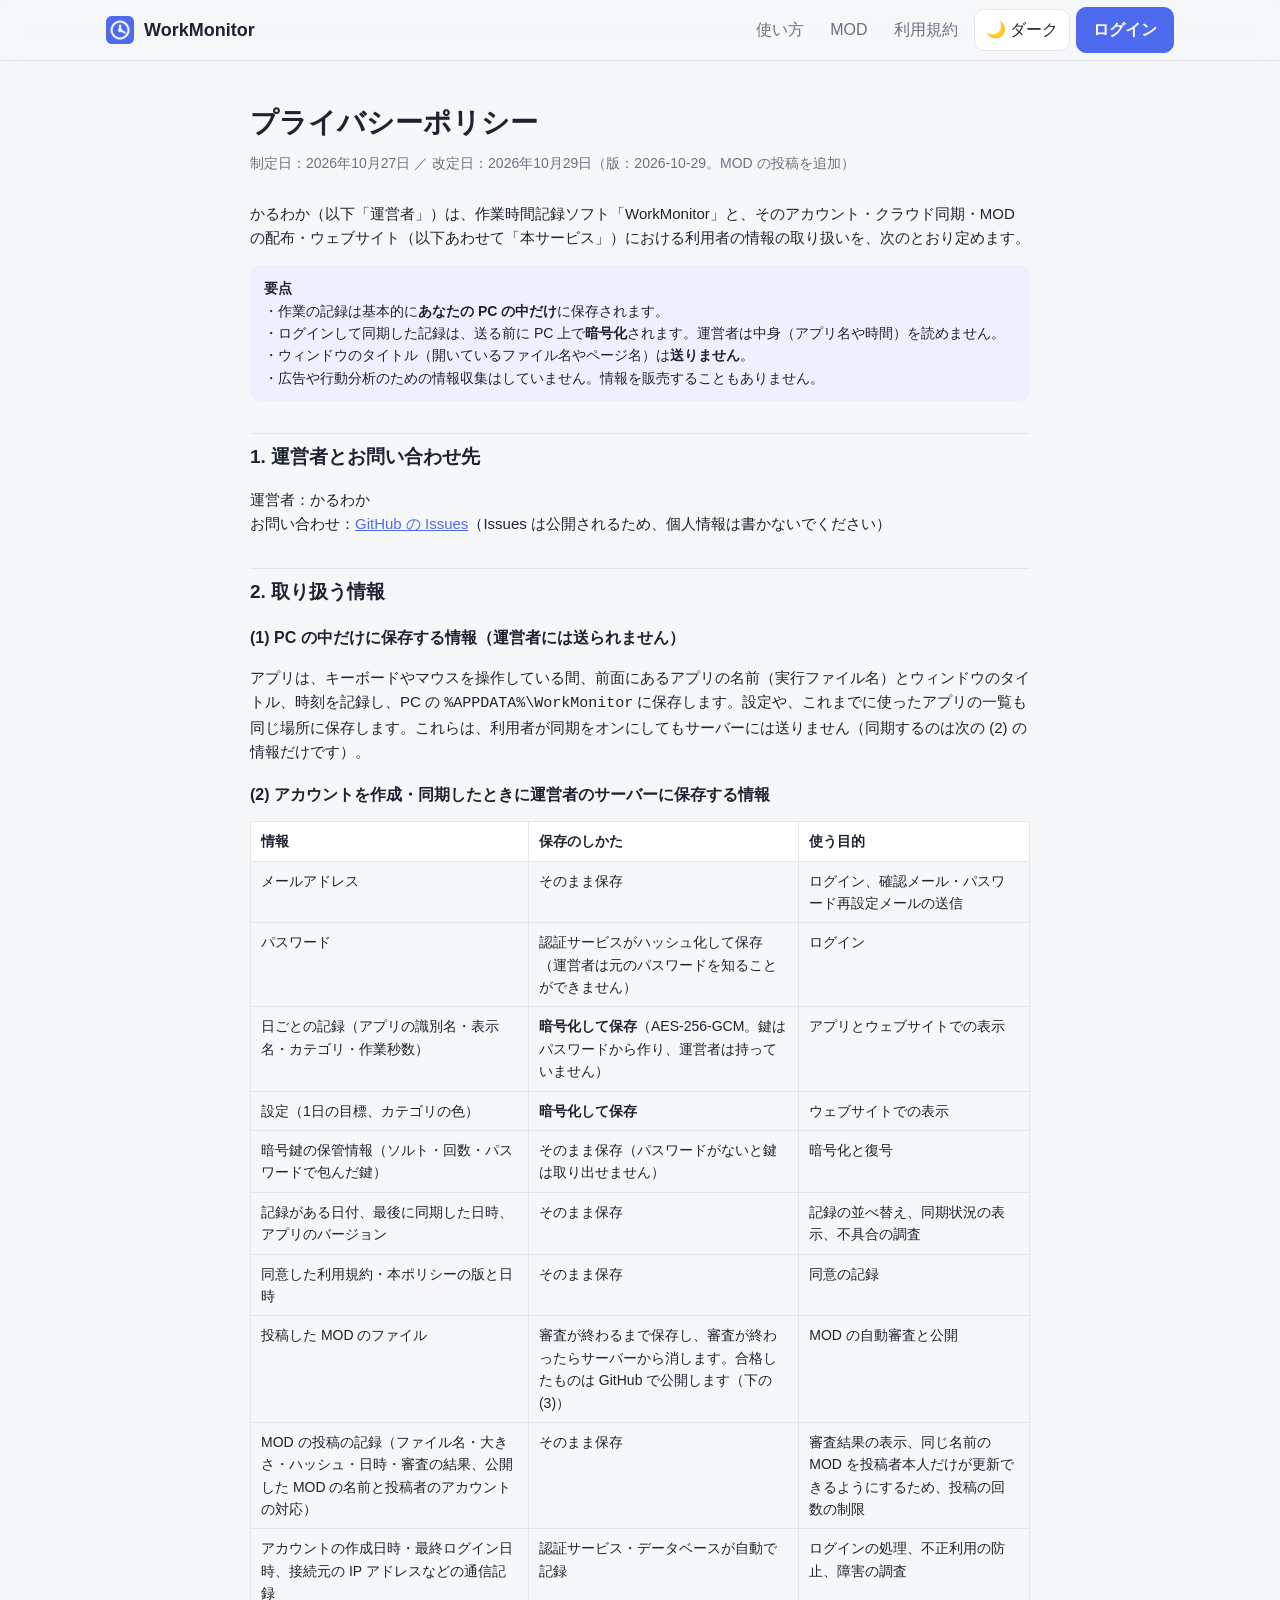
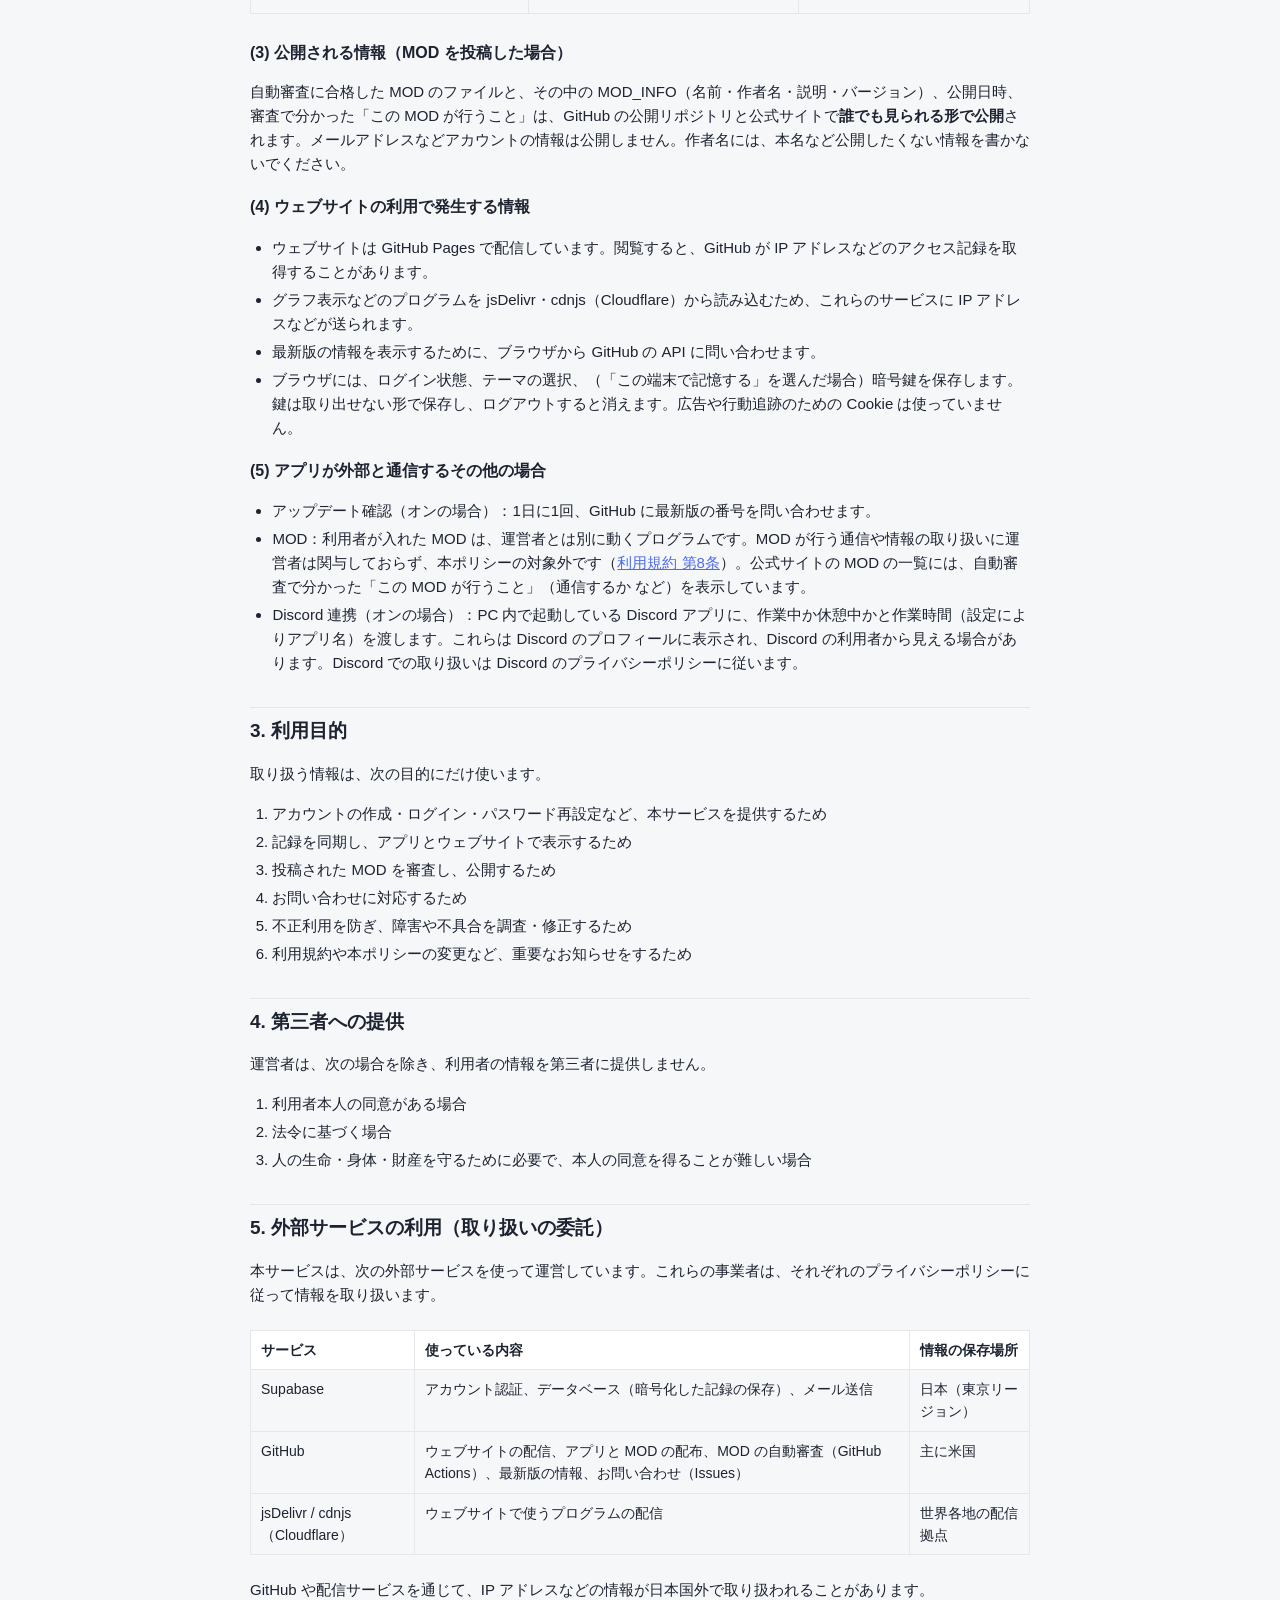
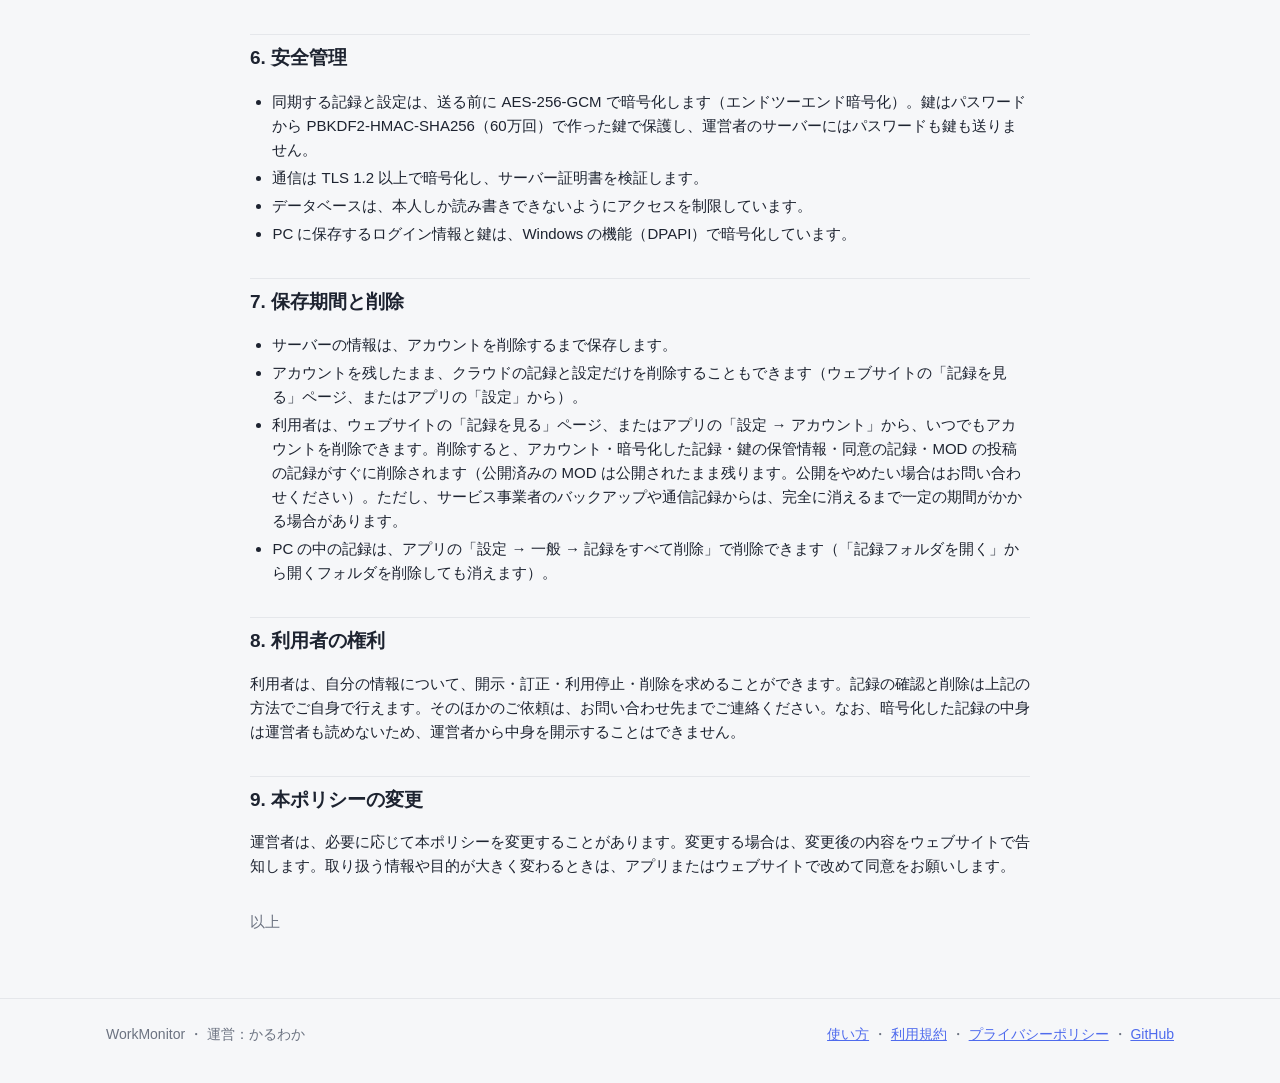
<file: docs/privacy.html>
<!doctype html>
<html lang="ja">
<head>
<meta charset="utf-8">
<meta name="viewport" content="width=device-width, initial-scale=1">
<title>プライバシーポリシー - WorkMonitor</title>
<link rel="icon" href="icon.png">
<meta http-equiv="Content-Security-Policy" content="default-src 'self'; script-src 'self'; style-src 'self' 'unsafe-inline'; img-src 'self' data:; object-src 'none'; base-uri 'none'; form-action 'self'">
<meta name="referrer" content="strict-origin-when-cross-origin">
<script src="common.js"></script>
<link rel="stylesheet" href="style.css">
</head>
<body>
<nav class="nav">
  <div class="wrap">
    <a class="logo" href="./"><img src="icon.png" alt="">WorkMonitor</a>
    <div class="spacer"></div>
    <div class="links">
      <a class="text hide-sm" href="guide.html">使い方</a>
      <a class="text hide-sm" href="mods.html">MOD</a>
      <a class="text hide-sm" href="terms.html">利用規約</a>
      <button class="icon-btn" data-theme-toggle></button>
      <a class="btn primary" href="app.html">ログイン</a>
    </div>
  </div>
</nav>

<main class="wrap">
<article class="legal">
  <h1>プライバシーポリシー</h1>
  <div class="meta">制定日：2026年10月27日 ／ 改定日：2026年10月29日（版：2026-10-29。MOD の投稿を追加）</div>

  <p>かるわか（以下「運営者」）は、作業時間記録ソフト「WorkMonitor」と、そのアカウント・クラウド同期・MOD の配布・ウェブサイト（以下あわせて「本サービス」）における利用者の情報の取り扱いを、次のとおり定めます。</p>

  <div class="note">
    <b>要点</b><br>
    ・作業の記録は基本的に<b>あなたの PC の中だけ</b>に保存されます。<br>
    ・ログインして同期した記録は、送る前に PC 上で<b>暗号化</b>されます。運営者は中身（アプリ名や時間）を読めません。<br>
    ・ウィンドウのタイトル（開いているファイル名やページ名）は<b>送りません</b>。<br>
    ・広告や行動分析のための情報収集はしていません。情報を販売することもありません。
  </div>

  <h2>1. 運営者とお問い合わせ先</h2>
  <p>運営者：かるわか<br>
     お問い合わせ：<a href="https://github.com/kaikomziu/WorkMonitor/issues">GitHub の Issues</a>（Issues は公開されるため、個人情報は書かないでください）</p>

  <h2>2. 取り扱う情報</h2>

  <h3>(1) PC の中だけに保存する情報（運営者には送られません）</h3>
  <p>アプリは、キーボードやマウスを操作している間、前面にあるアプリの名前（実行ファイル名）とウィンドウのタイトル、時刻を記録し、PC の <code>%APPDATA%\WorkMonitor</code> に保存します。設定や、これまでに使ったアプリの一覧も同じ場所に保存します。これらは、利用者が同期をオンにしてもサーバーには送りません（同期するのは次の (2) の情報だけです）。</p>

  <h3>(2) アカウントを作成・同期したときに運営者のサーバーに保存する情報</h3>
  <div class="table-wrap">
  <table>
    <tr><th>情報</th><th>保存のしかた</th><th>使う目的</th></tr>
    <tr><td>メールアドレス</td><td>そのまま保存</td><td>ログイン、確認メール・パスワード再設定メールの送信</td></tr>
    <tr><td>パスワード</td><td>認証サービスがハッシュ化して保存（運営者は元のパスワードを知ることができません）</td><td>ログイン</td></tr>
    <tr><td>日ごとの記録（アプリの識別名・表示名・カテゴリ・作業秒数）</td><td><b>暗号化して保存</b>（AES-256-GCM。鍵はパスワードから作り、運営者は持っていません）</td><td>アプリとウェブサイトでの表示</td></tr>
    <tr><td>設定（1日の目標、カテゴリの色）</td><td><b>暗号化して保存</b></td><td>ウェブサイトでの表示</td></tr>
    <tr><td>暗号鍵の保管情報（ソルト・回数・パスワードで包んだ鍵）</td><td>そのまま保存（パスワードがないと鍵は取り出せません）</td><td>暗号化と復号</td></tr>
    <tr><td>記録がある日付、最後に同期した日時、アプリのバージョン</td><td>そのまま保存</td><td>記録の並べ替え、同期状況の表示、不具合の調査</td></tr>
    <tr><td>同意した利用規約・本ポリシーの版と日時</td><td>そのまま保存</td><td>同意の記録</td></tr>
    <tr><td>投稿した MOD のファイル</td><td>審査が終わるまで保存し、審査が終わったらサーバーから消します。合格したものは GitHub で公開します（下の (3)）</td><td>MOD の自動審査と公開</td></tr>
    <tr><td>MOD の投稿の記録（ファイル名・大きさ・ハッシュ・日時・審査の結果、公開した MOD の名前と投稿者のアカウントの対応）</td><td>そのまま保存</td><td>審査結果の表示、同じ名前の MOD を投稿者本人だけが更新できるようにするため、投稿の回数の制限</td></tr>
    <tr><td>アカウントの作成日時・最終ログイン日時、接続元の IP アドレスなどの通信記録</td><td>認証サービス・データベースが自動で記録</td><td>ログインの処理、不正利用の防止、障害の調査</td></tr>
  </table>
  </div>

  <h3>(3) 公開される情報（MOD を投稿した場合）</h3>
  <p>自動審査に合格した MOD のファイルと、その中の MOD_INFO（名前・作者名・説明・バージョン）、公開日時、審査で分かった「この MOD が行うこと」は、GitHub の公開リポジトリと公式サイトで<b>誰でも見られる形で公開</b>されます。メールアドレスなどアカウントの情報は公開しません。作者名には、本名など公開したくない情報を書かないでください。</p>

  <h3>(4) ウェブサイトの利用で発生する情報</h3>
  <ul>
    <li>ウェブサイトは GitHub Pages で配信しています。閲覧すると、GitHub が IP アドレスなどのアクセス記録を取得することがあります。</li>
    <li>グラフ表示などのプログラムを jsDelivr・cdnjs（Cloudflare）から読み込むため、これらのサービスに IP アドレスなどが送られます。</li>
    <li>最新版の情報を表示するために、ブラウザから GitHub の API に問い合わせます。</li>
    <li>ブラウザには、ログイン状態、テーマの選択、（「この端末で記憶する」を選んだ場合）暗号鍵を保存します。鍵は取り出せない形で保存し、ログアウトすると消えます。広告や行動追跡のための Cookie は使っていません。</li>
  </ul>

  <h3>(5) アプリが外部と通信するその他の場合</h3>
  <ul>
    <li>アップデート確認（オンの場合）：1日に1回、GitHub に最新版の番号を問い合わせます。</li>
    <li>MOD：利用者が入れた MOD は、運営者とは別に動くプログラムです。MOD が行う通信や情報の取り扱いに運営者は関与しておらず、本ポリシーの対象外です（<a href="terms.html#mods">利用規約 第8条</a>）。公式サイトの MOD の一覧には、自動審査で分かった「この MOD が行うこと」（通信するか など）を表示しています。</li>
    <li>Discord 連携（オンの場合）：PC 内で起動している Discord アプリに、作業中か休憩中かと作業時間（設定によりアプリ名）を渡します。これらは Discord のプロフィールに表示され、Discord の利用者から見える場合があります。Discord での取り扱いは Discord のプライバシーポリシーに従います。</li>
  </ul>

  <h2>3. 利用目的</h2>
  <p>取り扱う情報は、次の目的にだけ使います。</p>
  <ol>
    <li>アカウントの作成・ログイン・パスワード再設定など、本サービスを提供するため</li>
    <li>記録を同期し、アプリとウェブサイトで表示するため</li>
    <li>投稿された MOD を審査し、公開するため</li>
    <li>お問い合わせに対応するため</li>
    <li>不正利用を防ぎ、障害や不具合を調査・修正するため</li>
    <li>利用規約や本ポリシーの変更など、重要なお知らせをするため</li>
  </ol>

  <h2>4. 第三者への提供</h2>
  <p>運営者は、次の場合を除き、利用者の情報を第三者に提供しません。</p>
  <ol>
    <li>利用者本人の同意がある場合</li>
    <li>法令に基づく場合</li>
    <li>人の生命・身体・財産を守るために必要で、本人の同意を得ることが難しい場合</li>
  </ol>

  <h2>5. 外部サービスの利用（取り扱いの委託）</h2>
  <p>本サービスは、次の外部サービスを使って運営しています。これらの事業者は、それぞれのプライバシーポリシーに従って情報を取り扱います。</p>
  <div class="table-wrap">
  <table>
    <tr><th>サービス</th><th>使っている内容</th><th>情報の保存場所</th></tr>
    <tr><td>Supabase</td><td>アカウント認証、データベース（暗号化した記録の保存）、メール送信</td><td>日本（東京リージョン）</td></tr>
    <tr><td>GitHub</td><td>ウェブサイトの配信、アプリと MOD の配布、MOD の自動審査（GitHub Actions）、最新版の情報、お問い合わせ（Issues）</td><td>主に米国</td></tr>
    <tr><td>jsDelivr / cdnjs（Cloudflare）</td><td>ウェブサイトで使うプログラムの配信</td><td>世界各地の配信拠点</td></tr>
  </table>
  </div>
  <p>GitHub や配信サービスを通じて、IP アドレスなどの情報が日本国外で取り扱われることがあります。</p>

  <h2>6. 安全管理</h2>
  <ul>
    <li>同期する記録と設定は、送る前に AES-256-GCM で暗号化します（エンドツーエンド暗号化）。鍵はパスワードから PBKDF2-HMAC-SHA256（60万回）で作った鍵で保護し、運営者のサーバーにはパスワードも鍵も送りません。</li>
    <li>通信は TLS 1.2 以上で暗号化し、サーバー証明書を検証します。</li>
    <li>データベースは、本人しか読み書きできないようにアクセスを制限しています。</li>
    <li>PC に保存するログイン情報と鍵は、Windows の機能（DPAPI）で暗号化しています。</li>
  </ul>

  <h2>7. 保存期間と削除</h2>
  <ul>
    <li>サーバーの情報は、アカウントを削除するまで保存します。</li>
    <li>アカウントを残したまま、クラウドの記録と設定だけを削除することもできます（ウェブサイトの「記録を見る」ページ、またはアプリの「設定」から）。</li>
    <li>利用者は、ウェブサイトの「記録を見る」ページ、またはアプリの「設定 → アカウント」から、いつでもアカウントを削除できます。削除すると、アカウント・暗号化した記録・鍵の保管情報・同意の記録・MOD の投稿の記録がすぐに削除されます（公開済みの MOD は公開されたまま残ります。公開をやめたい場合はお問い合わせください）。ただし、サービス事業者のバックアップや通信記録からは、完全に消えるまで一定の期間がかかる場合があります。</li>
    <li>PC の中の記録は、アプリの「設定 → 一般 → 記録をすべて削除」で削除できます（「記録フォルダを開く」から開くフォルダを削除しても消えます）。</li>
  </ul>

  <h2>8. 利用者の権利</h2>
  <p>利用者は、自分の情報について、開示・訂正・利用停止・削除を求めることができます。記録の確認と削除は上記の方法でご自身で行えます。そのほかのご依頼は、お問い合わせ先までご連絡ください。なお、暗号化した記録の中身は運営者も読めないため、運営者から中身を開示することはできません。</p>

  <h2>9. 本ポリシーの変更</h2>
  <p>運営者は、必要に応じて本ポリシーを変更することがあります。変更する場合は、変更後の内容をウェブサイトで告知します。取り扱う情報や目的が大きく変わるときは、アプリまたはウェブサイトで改めて同意をお願いします。</p>

  <p style="margin-top:32px" class="sub">以上</p>
</article>
</main>

<footer>
  <div class="wrap">
    <span>WorkMonitor ・ 運営：かるわか</span>
    <span><a href="guide.html">使い方</a> ・ <a href="terms.html">利用規約</a> ・ <a href="privacy.html">プライバシーポリシー</a> ・ <a href="https://github.com/kaikomziu/WorkMonitor">GitHub</a></span>
  </div>
</footer>
</body>
</html>
</file>
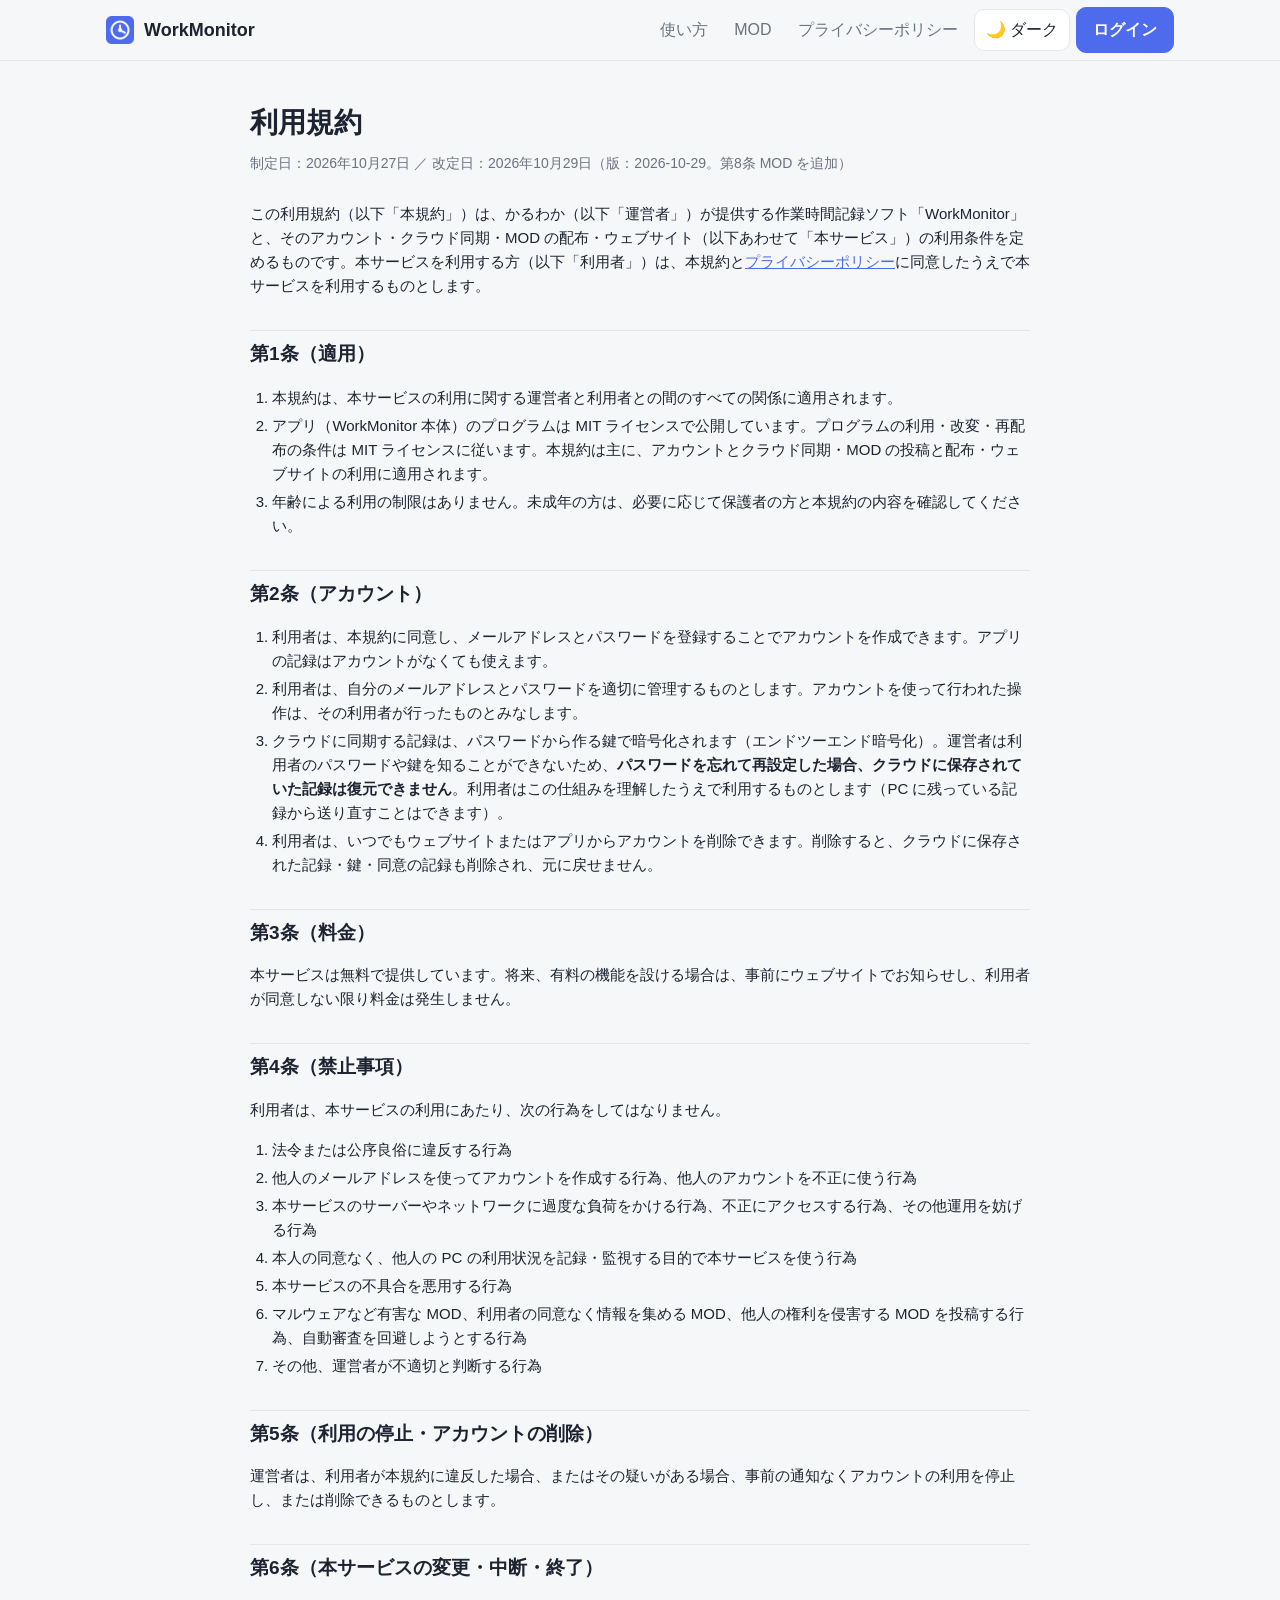
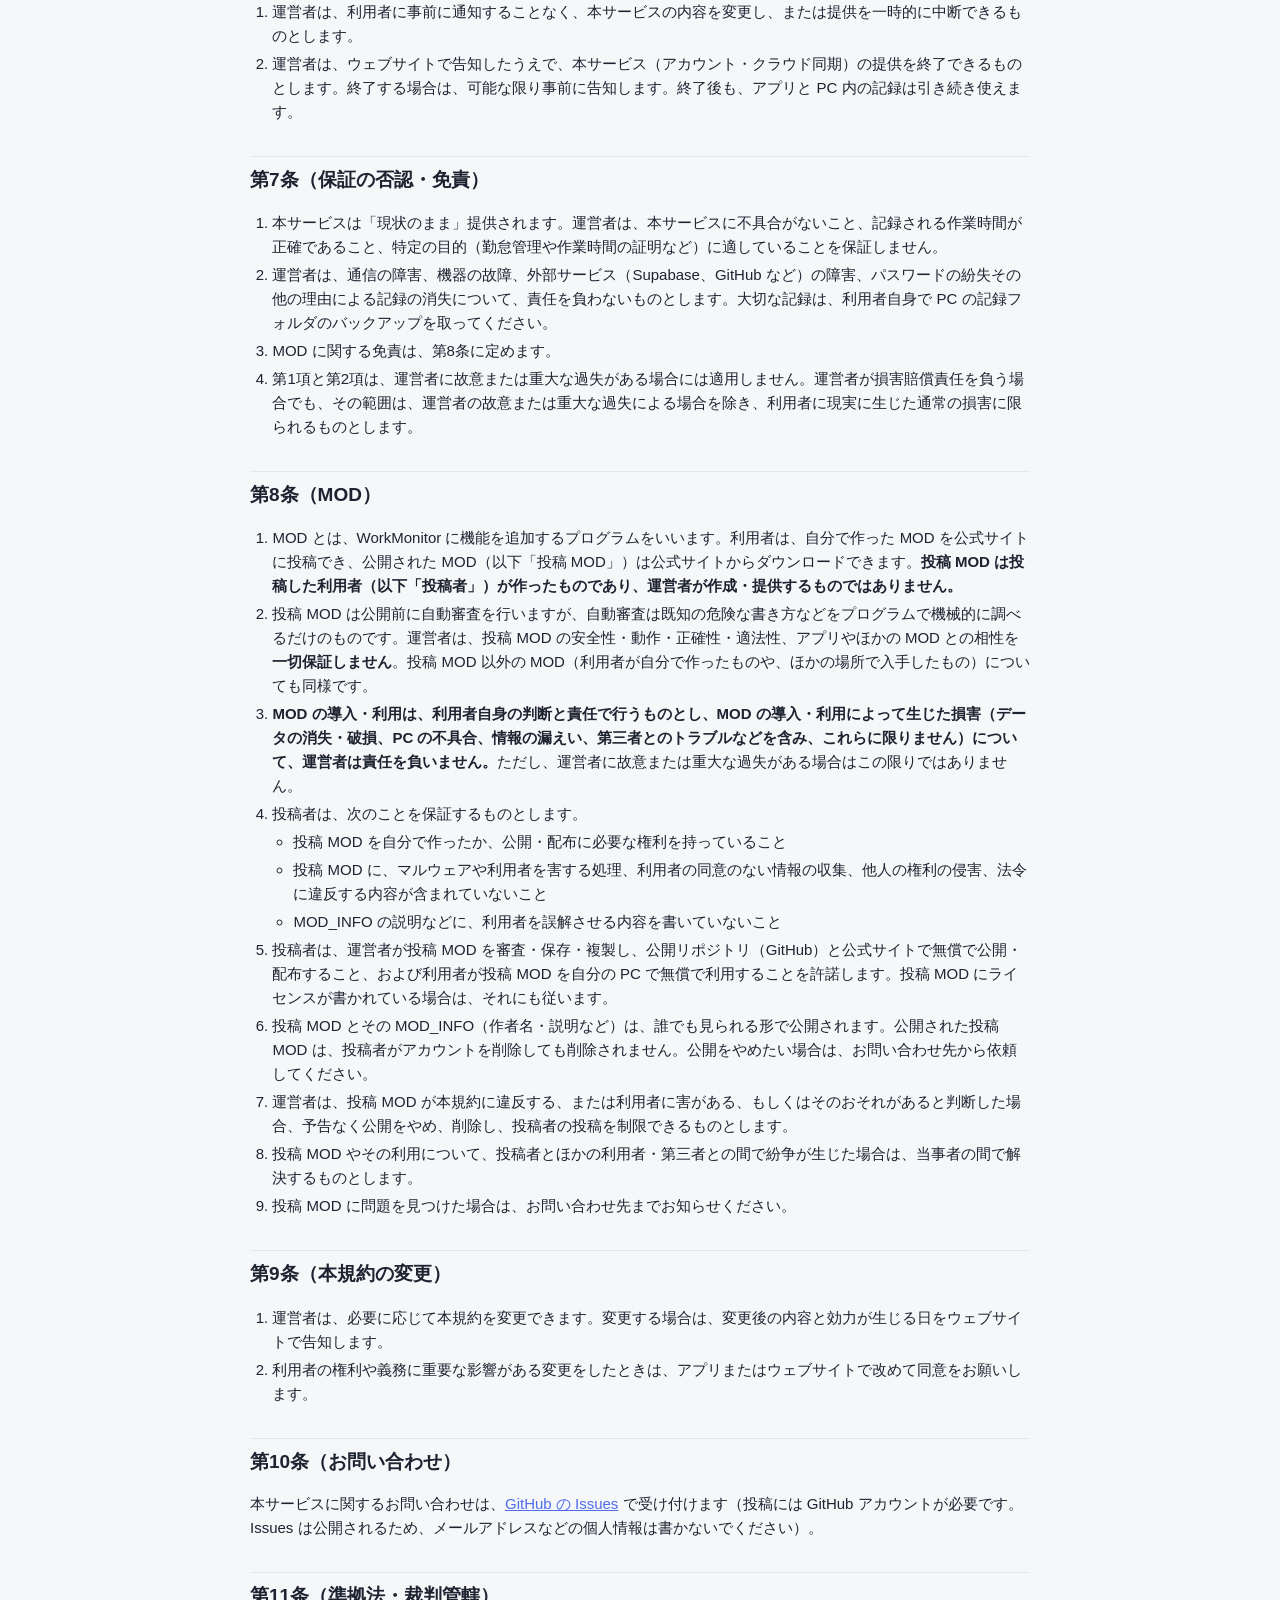
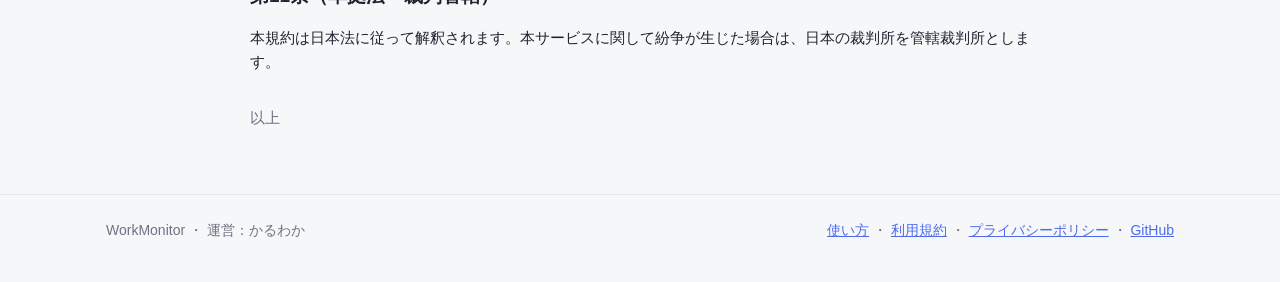
<file: docs/terms.html>
<!doctype html>
<html lang="ja">
<head>
<meta charset="utf-8">
<meta name="viewport" content="width=device-width, initial-scale=1">
<title>利用規約 - WorkMonitor</title>
<link rel="icon" href="icon.png">
<meta http-equiv="Content-Security-Policy" content="default-src 'self'; script-src 'self'; style-src 'self' 'unsafe-inline'; img-src 'self' data:; object-src 'none'; base-uri 'none'; form-action 'self'">
<meta name="referrer" content="strict-origin-when-cross-origin">
<script src="common.js"></script>
<link rel="stylesheet" href="style.css">
</head>
<body>
<nav class="nav">
  <div class="wrap">
    <a class="logo" href="./"><img src="icon.png" alt="">WorkMonitor</a>
    <div class="spacer"></div>
    <div class="links">
      <a class="text hide-sm" href="guide.html">使い方</a>
      <a class="text hide-sm" href="mods.html">MOD</a>
      <a class="text hide-sm" href="privacy.html">プライバシーポリシー</a>
      <button class="icon-btn" data-theme-toggle></button>
      <a class="btn primary" href="app.html">ログイン</a>
    </div>
  </div>
</nav>

<main class="wrap">
<article class="legal">
  <h1>利用規約</h1>
  <div class="meta">制定日：2026年10月27日 ／ 改定日：2026年10月29日（版：2026-10-29。第8条 MOD を追加）</div>

  <p>この利用規約（以下「本規約」）は、かるわか（以下「運営者」）が提供する作業時間記録ソフト「WorkMonitor」と、そのアカウント・クラウド同期・MOD の配布・ウェブサイト（以下あわせて「本サービス」）の利用条件を定めるものです。本サービスを利用する方（以下「利用者」）は、本規約と<a href="privacy.html">プライバシーポリシー</a>に同意したうえで本サービスを利用するものとします。</p>

  <h2>第1条（適用）</h2>
  <ol>
    <li>本規約は、本サービスの利用に関する運営者と利用者との間のすべての関係に適用されます。</li>
    <li>アプリ（WorkMonitor 本体）のプログラムは MIT ライセンスで公開しています。プログラムの利用・改変・再配布の条件は MIT ライセンスに従います。本規約は主に、アカウントとクラウド同期・MOD の投稿と配布・ウェブサイトの利用に適用されます。</li>
    <li>年齢による利用の制限はありません。未成年の方は、必要に応じて保護者の方と本規約の内容を確認してください。</li>
  </ol>

  <h2>第2条（アカウント）</h2>
  <ol>
    <li>利用者は、本規約に同意し、メールアドレスとパスワードを登録することでアカウントを作成できます。アプリの記録はアカウントがなくても使えます。</li>
    <li>利用者は、自分のメールアドレスとパスワードを適切に管理するものとします。アカウントを使って行われた操作は、その利用者が行ったものとみなします。</li>
    <li>クラウドに同期する記録は、パスワードから作る鍵で暗号化されます（エンドツーエンド暗号化）。運営者は利用者のパスワードや鍵を知ることができないため、<strong>パスワードを忘れて再設定した場合、クラウドに保存されていた記録は復元できません</strong>。利用者はこの仕組みを理解したうえで利用するものとします（PC に残っている記録から送り直すことはできます）。</li>
    <li>利用者は、いつでもウェブサイトまたはアプリからアカウントを削除できます。削除すると、クラウドに保存された記録・鍵・同意の記録も削除され、元に戻せません。</li>
  </ol>

  <h2>第3条（料金）</h2>
  <p>本サービスは無料で提供しています。将来、有料の機能を設ける場合は、事前にウェブサイトでお知らせし、利用者が同意しない限り料金は発生しません。</p>

  <h2>第4条（禁止事項）</h2>
  <p>利用者は、本サービスの利用にあたり、次の行為をしてはなりません。</p>
  <ol>
    <li>法令または公序良俗に違反する行為</li>
    <li>他人のメールアドレスを使ってアカウントを作成する行為、他人のアカウントを不正に使う行為</li>
    <li>本サービスのサーバーやネットワークに過度な負荷をかける行為、不正にアクセスする行為、その他運用を妨げる行為</li>
    <li>本人の同意なく、他人の PC の利用状況を記録・監視する目的で本サービスを使う行為</li>
    <li>本サービスの不具合を悪用する行為</li>
    <li>マルウェアなど有害な MOD、利用者の同意なく情報を集める MOD、他人の権利を侵害する MOD を投稿する行為、自動審査を回避しようとする行為</li>
    <li>その他、運営者が不適切と判断する行為</li>
  </ol>

  <h2>第5条（利用の停止・アカウントの削除）</h2>
  <p>運営者は、利用者が本規約に違反した場合、またはその疑いがある場合、事前の通知なくアカウントの利用を停止し、または削除できるものとします。</p>

  <h2>第6条（本サービスの変更・中断・終了）</h2>
  <ol>
    <li>運営者は、利用者に事前に通知することなく、本サービスの内容を変更し、または提供を一時的に中断できるものとします。</li>
    <li>運営者は、ウェブサイトで告知したうえで、本サービス（アカウント・クラウド同期）の提供を終了できるものとします。終了する場合は、可能な限り事前に告知します。終了後も、アプリと PC 内の記録は引き続き使えます。</li>
  </ol>

  <h2>第7条（保証の否認・免責）</h2>
  <ol>
    <li>本サービスは「現状のまま」提供されます。運営者は、本サービスに不具合がないこと、記録される作業時間が正確であること、特定の目的（勤怠管理や作業時間の証明など）に適していることを保証しません。</li>
    <li>運営者は、通信の障害、機器の故障、外部サービス（Supabase、GitHub など）の障害、パスワードの紛失その他の理由による記録の消失について、責任を負わないものとします。大切な記録は、利用者自身で PC の記録フォルダのバックアップを取ってください。</li>
    <li>MOD に関する免責は、第8条に定めます。</li>
    <li>第1項と第2項は、運営者に故意または重大な過失がある場合には適用しません。運営者が損害賠償責任を負う場合でも、その範囲は、運営者の故意または重大な過失による場合を除き、利用者に現実に生じた通常の損害に限られるものとします。</li>
  </ol>

  <h2 id="mods">第8条（MOD）</h2>
  <ol>
    <li>MOD とは、WorkMonitor に機能を追加するプログラムをいいます。利用者は、自分で作った MOD を公式サイトに投稿でき、公開された MOD（以下「投稿 MOD」）は公式サイトからダウンロードできます。<strong>投稿 MOD は投稿した利用者（以下「投稿者」）が作ったものであり、運営者が作成・提供するものではありません。</strong></li>
    <li>投稿 MOD は公開前に自動審査を行いますが、自動審査は既知の危険な書き方などをプログラムで機械的に調べるだけのものです。運営者は、投稿 MOD の安全性・動作・正確性・適法性、アプリやほかの MOD との相性を<strong>一切保証しません</strong>。投稿 MOD 以外の MOD（利用者が自分で作ったものや、ほかの場所で入手したもの）についても同様です。</li>
    <li><strong>MOD の導入・利用は、利用者自身の判断と責任で行うものとし、MOD の導入・利用によって生じた損害（データの消失・破損、PC の不具合、情報の漏えい、第三者とのトラブルなどを含み、これらに限りません）について、運営者は責任を負いません。</strong>ただし、運営者に故意または重大な過失がある場合はこの限りではありません。</li>
    <li>投稿者は、次のことを保証するものとします。
      <ul>
        <li>投稿 MOD を自分で作ったか、公開・配布に必要な権利を持っていること</li>
        <li>投稿 MOD に、マルウェアや利用者を害する処理、利用者の同意のない情報の収集、他人の権利の侵害、法令に違反する内容が含まれていないこと</li>
        <li>MOD_INFO の説明などに、利用者を誤解させる内容を書いていないこと</li>
      </ul>
    </li>
    <li>投稿者は、運営者が投稿 MOD を審査・保存・複製し、公開リポジトリ（GitHub）と公式サイトで無償で公開・配布すること、および利用者が投稿 MOD を自分の PC で無償で利用することを許諾します。投稿 MOD にライセンスが書かれている場合は、それにも従います。</li>
    <li>投稿 MOD とその MOD_INFO（作者名・説明など）は、誰でも見られる形で公開されます。公開された投稿 MOD は、投稿者がアカウントを削除しても削除されません。公開をやめたい場合は、お問い合わせ先から依頼してください。</li>
    <li>運営者は、投稿 MOD が本規約に違反する、または利用者に害がある、もしくはそのおそれがあると判断した場合、予告なく公開をやめ、削除し、投稿者の投稿を制限できるものとします。</li>
    <li>投稿 MOD やその利用について、投稿者とほかの利用者・第三者との間で紛争が生じた場合は、当事者の間で解決するものとします。</li>
    <li>投稿 MOD に問題を見つけた場合は、お問い合わせ先までお知らせください。</li>
  </ol>

  <h2>第9条（本規約の変更）</h2>
  <ol>
    <li>運営者は、必要に応じて本規約を変更できます。変更する場合は、変更後の内容と効力が生じる日をウェブサイトで告知します。</li>
    <li>利用者の権利や義務に重要な影響がある変更をしたときは、アプリまたはウェブサイトで改めて同意をお願いします。</li>
  </ol>

  <h2>第10条（お問い合わせ）</h2>
  <p>本サービスに関するお問い合わせは、<a href="https://github.com/kaikomziu/WorkMonitor/issues">GitHub の Issues</a> で受け付けます（投稿には GitHub アカウントが必要です。Issues は公開されるため、メールアドレスなどの個人情報は書かないでください）。</p>

  <h2>第11条（準拠法・裁判管轄）</h2>
  <p>本規約は日本法に従って解釈されます。本サービスに関して紛争が生じた場合は、日本の裁判所を管轄裁判所とします。</p>

  <p style="margin-top:32px" class="sub">以上</p>
</article>
</main>

<footer>
  <div class="wrap">
    <span>WorkMonitor ・ 運営：かるわか</span>
    <span><a href="guide.html">使い方</a> ・ <a href="terms.html">利用規約</a> ・ <a href="privacy.html">プライバシーポリシー</a> ・ <a href="https://github.com/kaikomziu/WorkMonitor">GitHub</a></span>
  </div>
</footer>
</body>
</html>
</file>
<file: docs/style.css>
/* WorkMonitor サイト共通のスタイル（ライト / ダーク両対応） */
:root {
  --bg: #f6f7f9; --card: #ffffff; --text: #1d2330; --sub: #6b7280; --line: #e5e7eb;
  --accent: #4f6bed; --accent-text: #ffffff; --up: #22a06b; --down: #d9534f; --soft: #eef1fd;
  color-scheme: light;
}
:root[data-theme="dark"] {
  --bg: #14161b; --card: #1d2027; --text: #e8eaf0; --sub: #9aa1ad; --line: #2c3039;
  --accent: #7b93ff; --accent-text: #0f1220; --soft: #232838;
  color-scheme: dark;
}
@media (prefers-color-scheme: dark) {
  :root:not([data-theme="light"]) {
    --bg: #14161b; --card: #1d2027; --text: #e8eaf0; --sub: #9aa1ad; --line: #2c3039;
    --accent: #7b93ff; --accent-text: #0f1220; --soft: #232838;
    color-scheme: dark;
  }
}

* { box-sizing: border-box; }
html { -webkit-text-size-adjust: 100%; }
body {
  margin: 0; background: var(--bg); color: var(--text);
  font-family: "Segoe UI", "Yu Gothic UI", "Hiragino Sans", "Noto Sans JP", sans-serif; line-height: 1.6;
}
a { color: var(--accent); }
.wrap { max-width: 1100px; margin: 0 auto; padding: 0 16px; }

/* ヘッダー */
.nav { position: sticky; top: 0; z-index: 10; background: color-mix(in srgb, var(--bg) 88%, transparent);
  backdrop-filter: blur(8px); border-bottom: 1px solid var(--line); }
.nav .wrap { display: flex; align-items: center; gap: 12px; height: 60px; }
.logo { display: flex; align-items: center; gap: 10px; font-weight: 700; font-size: 18px; color: var(--text); text-decoration: none; }
.logo img { width: 28px; height: 28px; }
.nav .spacer { flex: 1; }
.nav .links { display: flex; gap: 6px; align-items: center; }
.nav .links a.text { color: var(--sub); text-decoration: none; padding: 6px 10px; border-radius: 8px; }
.nav .links a.text:hover { color: var(--text); background: var(--card); }
@media (max-width: 640px) {
  .nav .links a.text.hide-sm { display: none; }
  .nav .user { display: none; }
}

/* ボタン */
.btn { display: inline-flex; align-items: center; justify-content: center; gap: 8px; font: inherit; font-weight: 600;
  border: 1px solid var(--line); background: var(--card); color: var(--text); border-radius: 10px;
  padding: 9px 16px; cursor: pointer; text-decoration: none; white-space: nowrap; }
.btn:hover { border-color: var(--sub); }
.btn.primary { background: var(--accent); color: var(--accent-text); border-color: var(--accent); }
.btn.primary:hover { filter: brightness(1.08); }
.btn.big { padding: 13px 22px; font-size: 16px; }
.btn[disabled] { opacity: .55; cursor: default; }
.icon-btn { font: inherit; border: 1px solid var(--line); background: var(--card); color: var(--text);
  border-radius: 10px; padding: 7px 11px; cursor: pointer; white-space: nowrap; }

.card { background: var(--card); border: 1px solid var(--line); border-radius: 14px; padding: 18px; min-width: 0; }
.sub { color: var(--sub); }
.small { font-size: 13px; }

/* フォーム */
label.field { display: block; margin: 12px 0; font-size: 14px; }
label.field span { display: block; margin-bottom: 6px; color: var(--sub); }
input[type=email], input[type=password], input[type=text], input[type=search], input[type=file], select, textarea {
  font: inherit; width: 100%; padding: 10px 12px; border-radius: 10px; border: 1px solid var(--line);
  background: var(--bg); color: var(--text); }
input:focus, select:focus, textarea:focus { outline: 2px solid var(--accent); outline-offset: 1px; }
.msg { margin-top: 12px; font-size: 14px; min-height: 1.4em; }
.msg.error { color: var(--down); }
.msg.ok { color: var(--up); }

/* 利用規約・プライバシーポリシー */
.legal { max-width: 780px; margin: 0 auto; padding: 40px 0 0; }
.legal h1 { font-size: 28px; margin: 0 0 6px; }
.legal .meta { color: var(--sub); font-size: 14px; margin-bottom: 28px; }
.legal h2 { font-size: 19px; margin: 32px 0 10px; padding-top: 8px; border-top: 1px solid var(--line); }
.legal h3 { font-size: 16px; margin: 18px 0 6px; }
.legal p, .legal li { font-size: 15px; }
.legal ol, .legal ul { padding-left: 1.4em; }
.legal li { margin: 4px 0; }
.legal table { width: 100%; border-collapse: collapse; font-size: 14px; margin: 8px 0; }
.legal th, .legal td { border: 1px solid var(--line); padding: 8px 10px; text-align: left; vertical-align: top; }
.legal th { background: var(--card); font-weight: 600; }
.legal .note { background: var(--soft); border-radius: 10px; padding: 12px 14px; font-size: 14px; }
.legal .table-wrap { overflow-x: auto; }

footer { border-top: 1px solid var(--line); margin-top: 64px; padding: 24px 0 40px; color: var(--sub); font-size: 14px; }
footer .wrap { display: flex; flex-wrap: wrap; gap: 12px; justify-content: space-between; }
</file>
